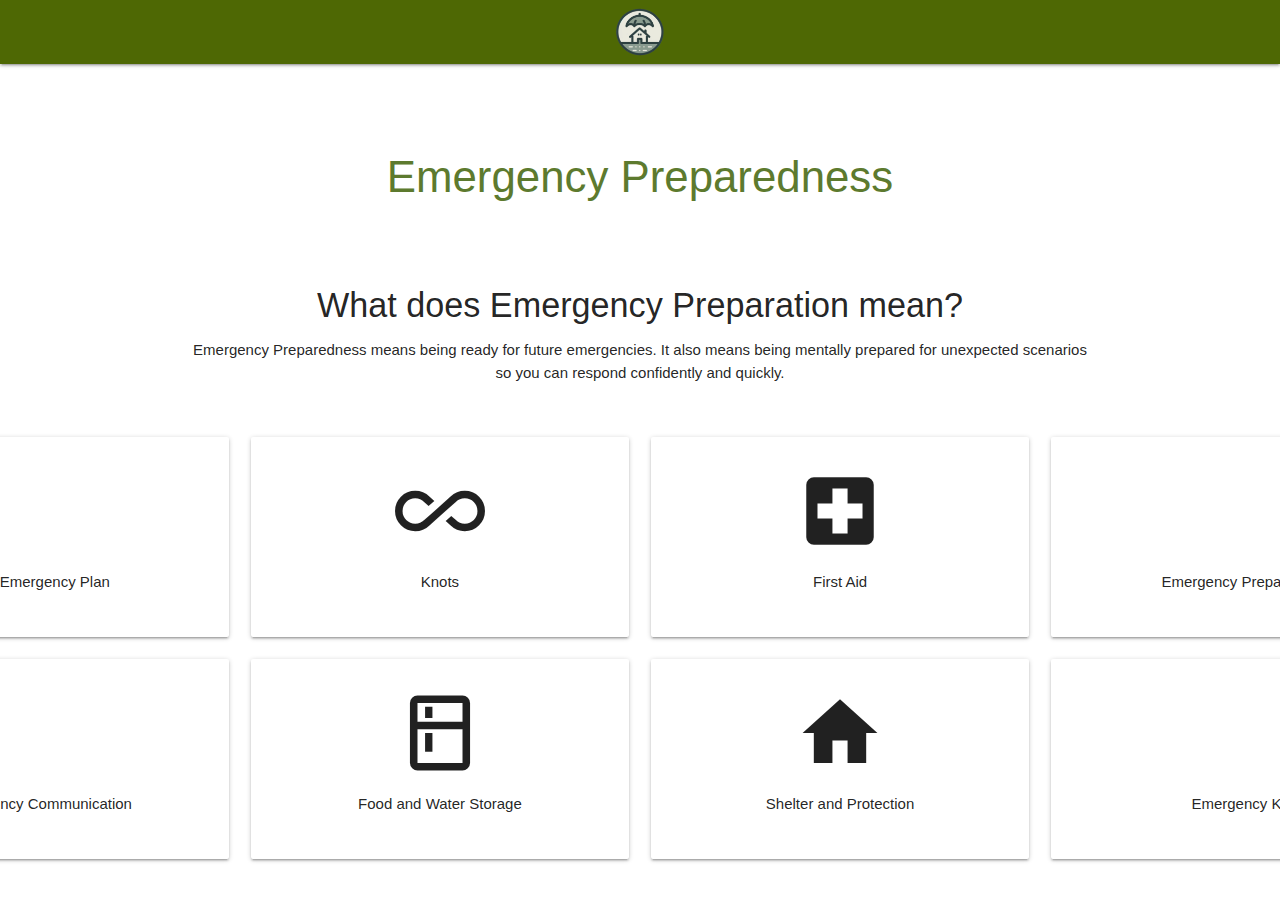
<file: index.html>
<!DOCTYPE html>
<html lang="en">

<head>
  <meta http-equiv="Content-Type" content="text/html; charset=UTF-8" />
  <meta name="viewport" content="width=device-width, initial-scale=1, maximum-scale=1.0" />
  <title>Emergency Preparation - Andrew Duffy</title>
  <link rel="icon" href="assets/Images/logo.png">

  <!-- CSS  -->
  <link href="https://fonts.googleapis.com/icon?family=Material+Icons" rel="stylesheet">
  <link href="css/materialize.css" type="text/css" rel="stylesheet" media="screen,projection" />
  <link href="main.css" type="text/css" rel="stylesheet" />
</head>

<body>
  <nav class="lighten-1" style="background-color: #4E6804ff !important;">
    <div class="col s12 m12 l12" style="height: 7px;"></div>
    <div class="container"><a id="logo-container" href="index.html" class="center brand-logo"><img
          src="assets/Images/logo.png" style="height: 50px;"></a>
    </div>
  </nav>
  <div class="section no-pad-bot" id="index-banner">
    <div class="container">
      <br><br>
      <h3 class="big-text header center" style="color: rgb(93, 122, 46);">Emergency Preparedness</h3>
      <br><br>
      <h4 class="center">What does Emergency Preparation mean?</h4>
      <p class="center light">Emergency Preparedness means being ready for future emergencies. It also means being
        mentally prepared for unexpected scenarios so you can respond confidently and quickly.</p>
    </div>
  </div>


  <div class="container">
    <div class="section">

    </div>
  </div>

  <div class="container" style="display: flex; align-items: center; justify-content: center;">
    <div class="row">
      <!-- Example of one box. Repeat this structure for more boxes -->
      <div class="col s12 m4 l3">
        <a href="Fire-Emergency-Plan.html" class="box-link">
          <div class="card-panel center-align">
            <i class="material-icons large">fire_extinguisher</i>
            <p>Fire Emergency Plan</p>
          </div>
        </a>
      </div>
      <div class="col s12 m4 l3">
        <a href="knots.html" class="box-link">
          <div class="card-panel center-align">
            <i class="material-icons large">all_inclusive</i>
            <p>Knots</p>
          </div>
        </a>
      </div>
      <div class="col s12 m4 l3">
        <a href="first-aid.html" class="box-link">
          <div class="card-panel center-align">
            <i class="material-icons large">local_hospital</i>
            <p>First Aid</p>
          </div>
        </a>
      </div>
      <div class="col s12 m4 l3">
        <a href="Emergency-Preparation.html" class="box-link">
          <div class="card-panel center-align">
            <i class="material-icons large">emergency</i>
            <p>Emergency Preparation</p>
          </div>
        </a>
      </div>
      <div class="col s12 m4 l3">
        <a href="Emergency-Communication.html" class="box-link">
          <div class="card-panel center-align">
            <i class="material-icons large">hub</i>
            <p>Emergency Communication</p>
          </div>
        </a>
      </div>
      <div class="col s12 m4 l3">
        <a href="Food-Water-Storage.html" class="box-link">
          <div class="card-panel center-align">
            <i class="material-icons large">kitchen</i>
            <p>Food and Water Storage</p>
          </div>
        </a>
      </div>
      <div class="col s12 m4 l3">
        <a href="Shelter-Protection.html" class="box-link">
          <div class="card-panel center-align">
            <i class="material-icons large">home</i>
            <p>Shelter and Protection</p>
          </div>
        </a>
      </div>
      <div class="col s12 m4 l3">
        <a href="Emergency-Kit.html" class="box-link">
          <div class="card-panel center-align">
            <i class="material-icons large">backpack</i>
            <p>Emergency Kit</p>
          </div>
        </a>
      </div>
    </div>
  </div>


  <!--  Scripts-->
  <script src="https://code.jquery.com/jquery-2.1.1.min.js"></script>
  <script src="js/materialize.js"></script>
  <script src="js/init.js"></script>

</body>

</html>
</file>
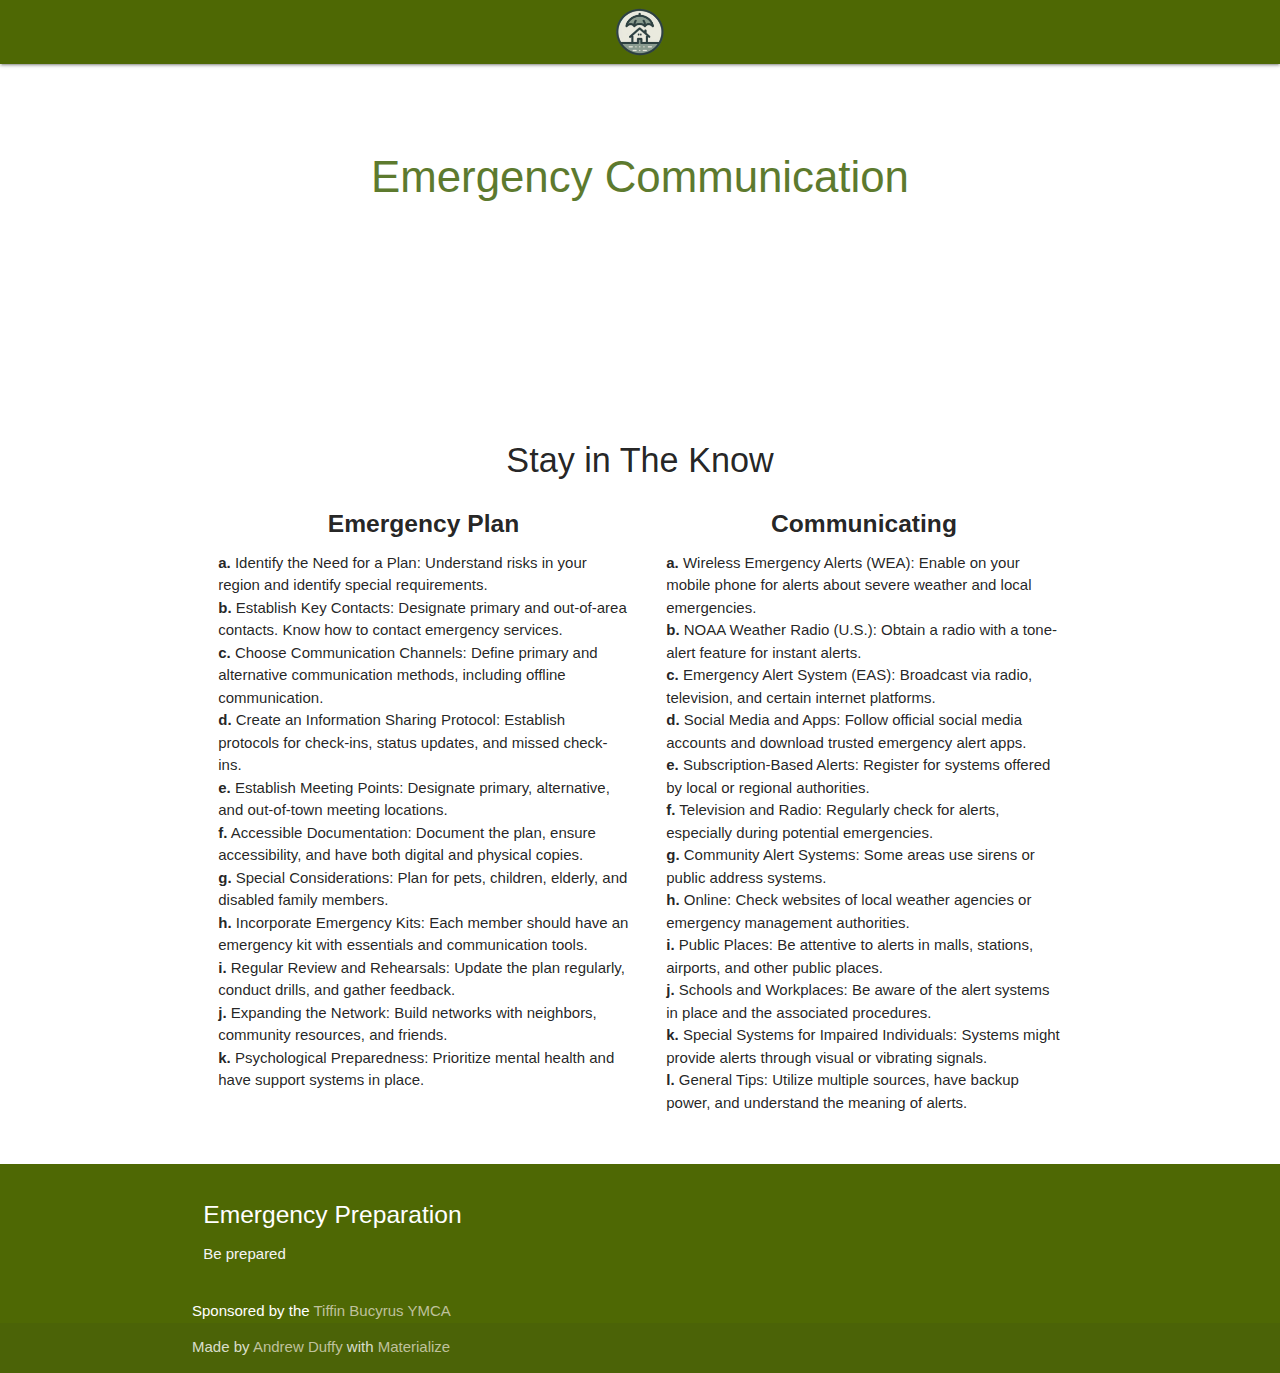
<file: Emergency-Communication.html>
<!DOCTYPE html>
<html lang="en">

<head>
    <meta charset="UTF-8">
    <meta name="viewport" content="width=device-width, initial-scale=1.0, maximum-scale=1.0">
    <title>Emergency Communication - Andrew Duffy</title>
    <link rel="icon" href="assets/Images/logo.png">

    <link href="https://fonts.googleapis.com/icon?family=Material+Icons" rel="stylesheet">
    <link rel="stylesheet" href="css/materialize.css" type="text/css" media="screen,projection">
    <link rel="stylesheet" href="css/style.css" type="text/css" media="screen,projection">
</head>

<body>
    <nav class="lighten-1" style="background-color: #4E6804ff !important;">
        <div class="col s12 m12 l12" style="height: 7px;"></div>
        <div class="container"><a id="logo-container" href="index.html" class="center brand-logo"><img
                    src="assets/Images/logo.png" style="height: 50px;"></a>
        </div>
    </nav>
    <div class="section no-pad-bot" id="index-banner">
        <div class="container">
            <br><br>
            <h3 class="header center" style="color: rgb(93, 122, 46);">Emergency Communication</h3>
            <div class="row center">
            </div>
            <div class="row center">
            </div>
            <br><br>

        </div>
    </div>

    <!-- Icon & Communication Sections -->
    <div class="container">
        <div class="section">
            <div class="row">
                <div class="icon-block">
                    <h2 class="center light-blue-text"><i class="material-icons"
                            style="color: #4E6804ff !important;">hub</i></h2>
                    <h4 class="center">Stay in The Know</h4>
                    <!-- Assuming 3 boxes in large screens, 2 in medium and 1 in small screens -->
                    <div class="col s12 m6 64">
                        <h5 class="center" id="emergency_communication"><b>Emergency Plan</b></h5>
                        <!-- Shortened content for brevity -->
                        <ul>
                            <li><b>a.</b> Identify the Need for a Plan: Understand risks in your region and identify
                                special requirements.</li>
                            <li><b>b.</b> Establish Key Contacts: Designate primary and out-of-area contacts. Know how
                                to contact emergency services.</li>
                            <li><b>c.</b> Choose Communication Channels: Define primary and alternative communication
                                methods, including offline communication.</li>
                            <li><b>d.</b> Create an Information Sharing Protocol: Establish protocols for check-ins,
                                status updates, and missed check-ins.</li>
                            <li><b>e.</b> Establish Meeting Points: Designate primary, alternative, and out-of-town
                                meeting locations.</li>
                            <li><b>f.</b> Accessible Documentation: Document the plan, ensure accessibility, and have
                                both digital and physical copies.</li>
                            <li><b>g.</b> Special Considerations: Plan for pets, children, elderly, and disabled family
                                members.</li>
                            <li><b>h.</b> Incorporate Emergency Kits: Each member should have an emergency kit with
                                essentials and communication tools.</li>
                            <li><b>i.</b> Regular Review and Rehearsals: Update the plan regularly, conduct drills, and
                                gather feedback.</li>
                            <li><b>j.</b> Expanding the Network: Build networks with neighbors, community resources, and
                                friends.</li>
                            <li><b>k.</b> Psychological Preparedness: Prioritize mental health and have support systems
                                in place.</li>
                        </ul>
                    </div>
                </div>

                <div class="col s12 m6 l6">
                    <div class="icon-block">
                        <h5 class="center" id="emergency_communication"><b>Communicating</b></h5>
                        <!-- Shortened content for brevity -->
                        <ul>
                            <li><b>a.</b> Wireless Emergency Alerts (WEA): Enable on your mobile phone for alerts about
                                severe weather and local emergencies.</li>
                            <li><b>b.</b> NOAA Weather Radio (U.S.): Obtain a radio with a tone-alert feature for
                                instant alerts.</li>
                            <li><b>c.</b> Emergency Alert System (EAS): Broadcast via radio, television, and certain
                                internet platforms.</li>
                            <li><b>d.</b> Social Media and Apps: Follow official social media accounts and download
                                trusted emergency alert apps.</li>
                            <li><b>e.</b> Subscription-Based Alerts: Register for systems offered by local or regional
                                authorities.</li>
                            <li><b>f.</b> Television and Radio: Regularly check for alerts, especially during potential
                                emergencies.</li>
                            <li><b>g.</b> Community Alert Systems: Some areas use sirens or public address systems.</li>
                            <li><b>h.</b> Online: Check websites of local weather agencies or emergency management
                                authorities.</li>
                            <li><b>i.</b> Public Places: Be attentive to alerts in malls, stations, airports, and other
                                public places.</li>
                            <li><b>j.</b> Schools and Workplaces: Be aware of the alert systems in place and the
                                associated procedures.</li>
                            <li><b>k.</b> Special Systems for Impaired Individuals: Systems might provide alerts through
                                visual or vibrating signals.</li>
                            <li><b>l.</b> General Tips: Utilize multiple sources, have backup power, and understand the
                                meaning of alerts.</li>
                        </ul>
                    </div>
                </div>
            </div>
        </div>
    </div>

    <!-- Footer -->
    <footer class="page-footer" style="background-color: #4E6804ff;">
        <div class="container">
            <div class="row">
                <div class="col l6 s12">
                    <h5 class="white-text">Emergency Preparation</h5>
                    <p class="grey-text text-lighten-4">Be prepared</p>


                </div>

            </div>
        </div>
        <div class="container">Sponsored by the <a class="text-lighten-3" style="color: #BFC19Cff;"
            href="https://www.bucyrustiffinymca.org/" target="_blank">Tiffin Bucyrus YMCA</a></div>
        <div class="footer-copyright">
            <div class="container">
                Made by <a class="text-lighten-3" href="https://github.com/AndrewDuffyJr" target="_blank"
                    style="color: #BFC19Cff;">Andrew Duffy</a> with <a class="text-lighten-3" style="color: #BFC19Cff;"
                    href="https://materializecss.com/" target="_blank">Materialize</a>
            </div>
        </div>
    </footer>
    <!-- Scripts -->
    <script src="https://code.jquery.com/jquery-2.1.1.min.js"></script>
    <script src="js/materialize.js"></script>
    <script src="js/init.js"></script>
</body>

</html>
</file>
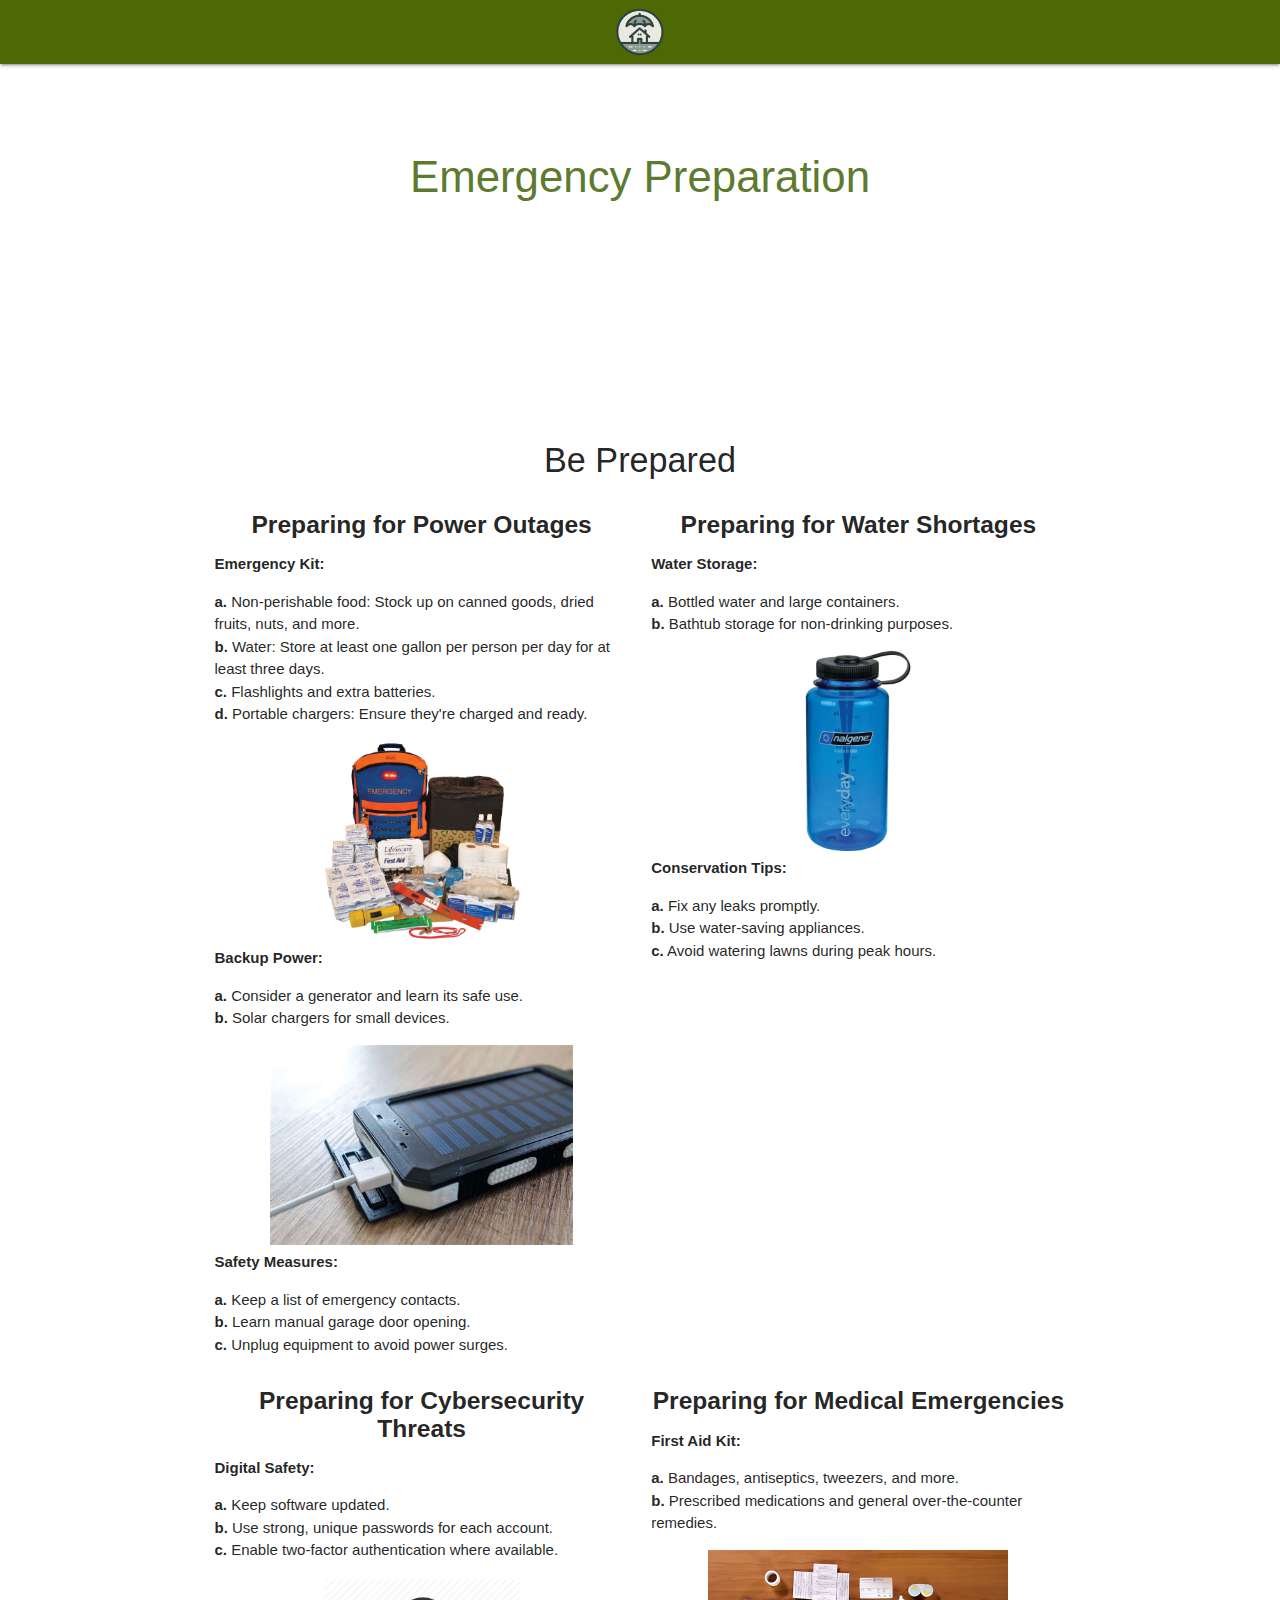
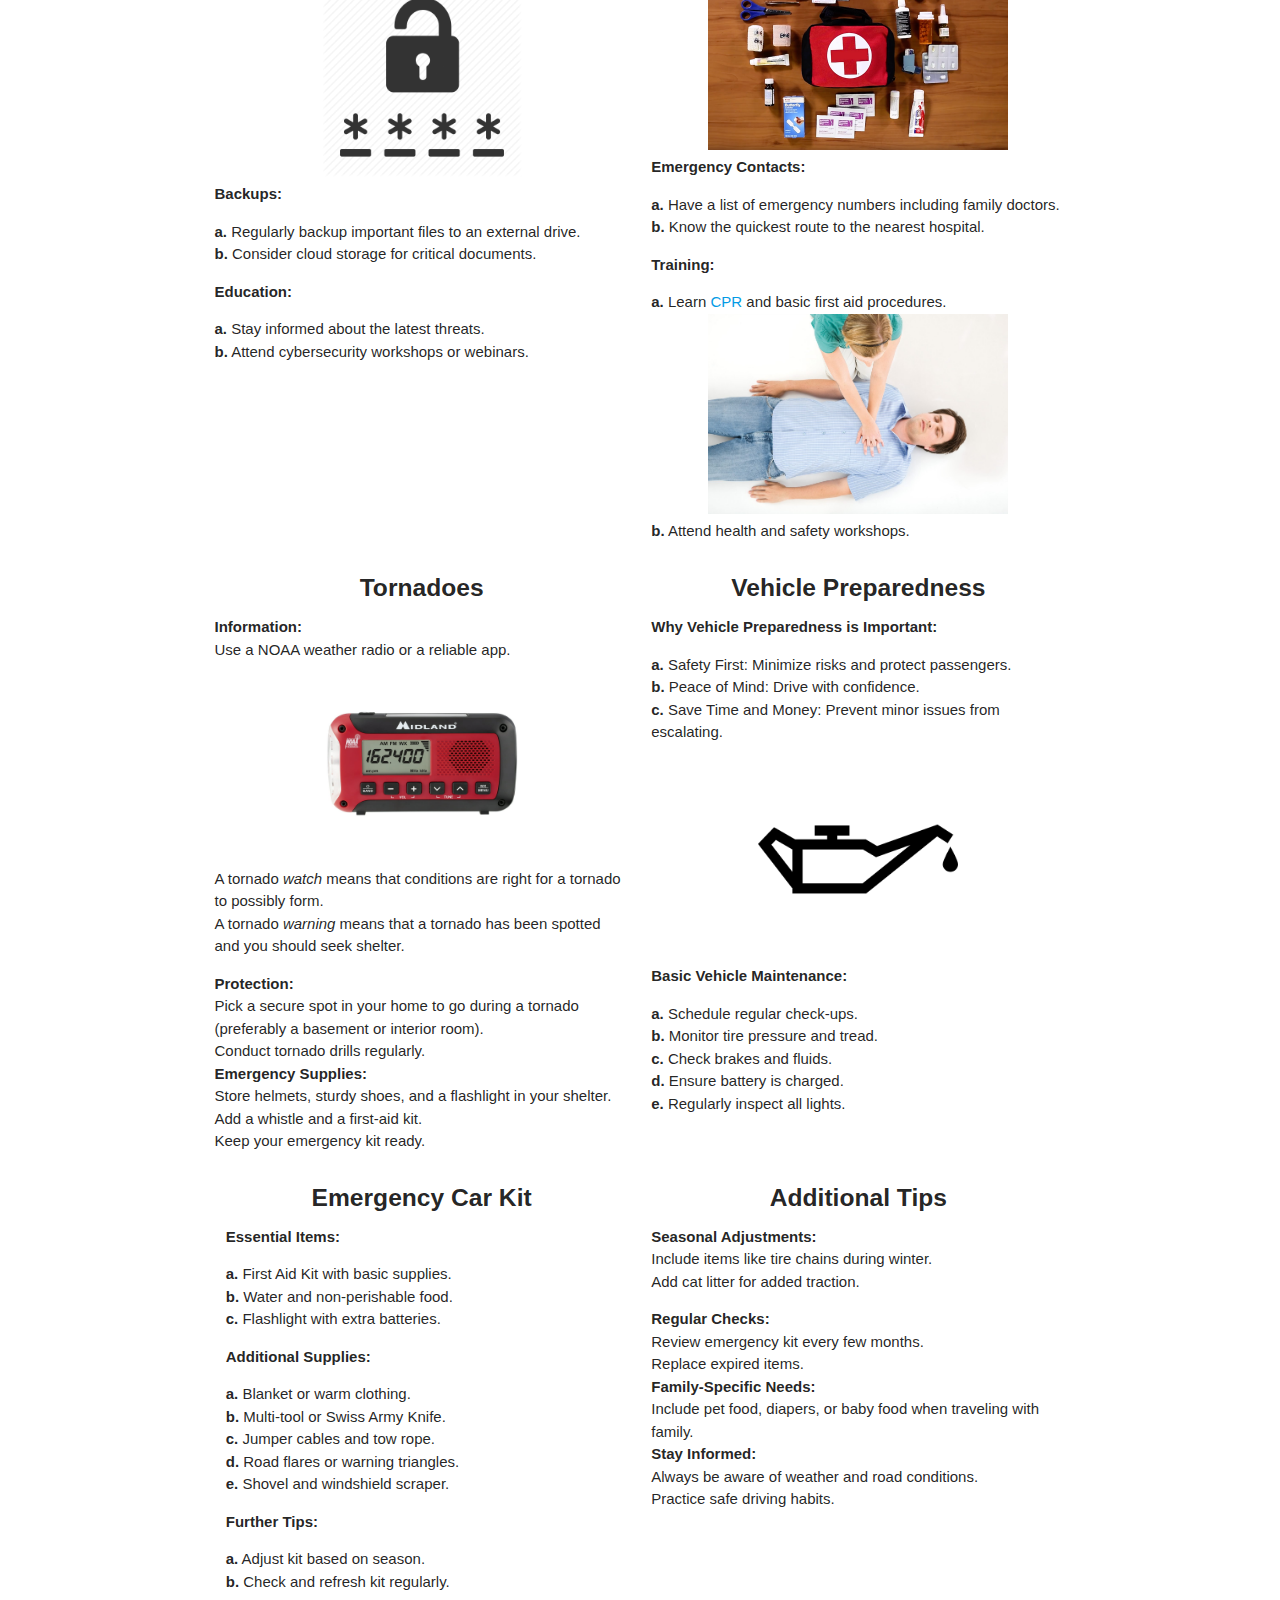
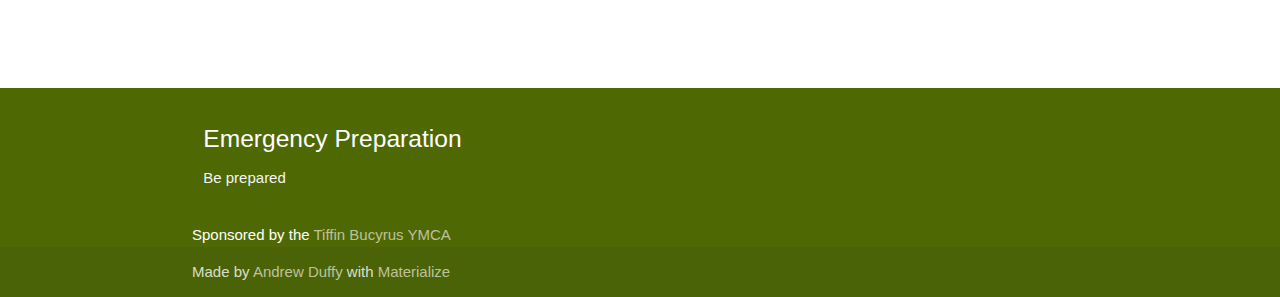
<file: Emergency-Preparation.html>
<!DOCTYPE html>
<html lang="en">

<head>
    <meta http-equiv="Content-Type" content="text/html; charset=UTF-8" />
    <meta name="viewport" content="width=device-width, initial-scale=1, maximum-scale=1.0" />
    <title>Emergency Preparation - Andrew Duffy</title>
    <link rel="icon" href="assets/Images/logo.png">

    <!-- CSS  -->
    <link href="https://fonts.googleapis.com/icon?family=Material+Icons" rel="stylesheet">
    <link href="css/materialize.css" type="text/css" rel="stylesheet" media="screen,projection" />
    <link href="main.css" type="text/css" rel="stylesheet" />
</head>


<body>
    <nav class="lighten-1" style="background-color: #4E6804ff !important;">
        <div class="col s12 m12 l12" style="height: 7px;"></div>
        <div class="container"><a id="logo-container" href="index.html" class="center brand-logo"><img
                    src="assets/Images/logo.png" style="height: 50px;"></a>
        </div>
    </nav>
    <div class="section no-pad-bot" id="index-banner">
        <div class="container">
            <br><br>
            <h3 class="header center" style="color: rgb(93, 122, 46);">Emergency Preparation</h3>
            <div class="row center">
            </div>
            <div class="row center">
            </div>
            <br><br>

        </div>
    </div>

    <div class="container">
        <div class="section">

            <!--   Icon Section   -->
            <div class="row">

                <div class="col s12 m12">
                    <div class="icon-block">
                        <h2 class="center"><i class="material-icons"
                                style="color: #4E6804ff !important;font-size: 3.56rem !important;">emergency</i>
                        </h2>
                        <h4 class="center">Be Prepared</h4>

                        <p class="center light"></p>
                    </div>
                </div>
                <!-- Preparing for Power Outages Section -->
                <div class="col s12 m12 l12">
                    <div class="col s12 m6">
                        <h5 class="center"><b>Preparing for Power Outages</b></h5>

                        <p><b>Emergency Kit:</b></p>
                        <ul>
                            <li><b>a.</b> Non-perishable food: Stock up on canned goods, dried fruits, nuts, and
                                more.</li>
                            <li><b>b.</b> Water: Store at least one gallon per person per day for at least three
                                days.</li>
                            <li><b>c.</b> Flashlights and extra batteries.</li>
                            <li><b>d.</b> Portable chargers: Ensure they're charged and ready.</li>
                        </ul>

                        <div class="col s12 m12 l12 center"><img
                                src="assets/Images/Emergency-Preparation/Emergency-Kit.jpg" style="height: 200px;">
                        </div>
                        <p><b>Backup Power:</b></p>
                        <ul>
                            <li><b>a.</b> Consider a generator and learn its safe use.</li>
                            <li><b>b.</b> Solar chargers for small devices.</li>
                        </ul>
                        <div class="col s12 m12 l12 center"><img
                                src="assets/Images/Emergency-Preparation/Solar-Charger.jpg" style="height: 200px;">
                        </div>
                        <p><b>Safety Measures:</b></p>
                        <ul>
                            <li><b>a.</b> Keep a list of emergency contacts.</li>
                            <li><b>b.</b> Learn manual garage door opening.</li>
                            <li><b>c.</b> Unplug equipment to avoid power surges.</li>
                        </ul>
                    </div>

                    <!-- Preparing for Water Shortages Section -->
                    <div class="col s12 m6">
                        <h5 class="center"><b>Preparing for Water Shortages</b></h5>

                        <p><b>Water Storage:</b></p>
                        <ul>
                            <li><b>a.</b> Bottled water and large containers.</li>
                            <li><b>b.</b> Bathtub storage for non-drinking purposes.</li>
                        </ul>
                        <div class="col s12 m12 l12 center"><img
                                src="assets/Images/Emergency-Preparation/Water Bottle.jpg" style="height: 200px;"></div>
                        <p><b>Conservation Tips:</b></p>
                        <ul>
                            <li><b>a.</b> Fix any leaks promptly.</li>
                            <li><b>b.</b> Use water-saving appliances.</li>
                            <li><b>c.</b> Avoid watering lawns during peak hours.</li>
                        </ul>
                    </div>

                </div>
                <!-- Preparing for Cybersecurity Threats Section -->
                <div class="col s12 m12 l12">
                    <div class="col s12 m6">
                        <h5 class="center"><b>Preparing for Cybersecurity Threats</b></h5>

                        <p><b>Digital Safety:</b></p>
                        <ul>
                            <li><b>a.</b> Keep software updated.</li>
                            <li><b>b.</b> Use strong, unique passwords for each account.</li>
                            <li><b>c.</b> Enable two-factor authentication where available.</li>
                        </ul>
                        <div class="col s12 m12 l12 center"><img
                                src="assets/Images/Emergency-Preparation/password-icon.jpg" style="height: 200px;">
                        </div>
                        <p><b>Backups:</b></p>
                        <ul>
                            <li><b>a.</b> Regularly backup important files to an external drive.</li>
                            <li><b>b.</b> Consider cloud storage for critical documents.</li>
                        </ul>

                        <p><b>Education:</b></p>
                        <ul>
                            <li><b>a.</b> Stay informed about the latest threats.</li>
                            <li><b>b.</b> Attend cybersecurity workshops or webinars.</li>
                        </ul>
                    </div>

                    <!-- Preparing for Medical Emergencies Section -->
                    <div class="col s12 m6">
                        <h5 class="center"><b>Preparing for Medical Emergencies</b></h5>

                        <p><b>First Aid Kit:</b></p>
                        <ul>
                            <li><b>a.</b> Bandages, antiseptics, tweezers, and more.</li>
                            <li><b>b.</b> Prescribed medications and general over-the-counter remedies.</li>
                        </ul>
                        <div class="col s12 m12 l12 center"><img
                                src="assets/Images/Emergency-Preparation/First-Aid-Kit.jpg" style="height: 200px;">
                        </div>
                        <p><b>Emergency Contacts:</b></p>
                        <ul>
                            <li><b>a.</b> Have a list of emergency numbers including family doctors.</li>
                            <li><b>b.</b> Know the quickest route to the nearest hospital.</li>
                        </ul>

                        <p><b>Training:</b></p>
                        <ul>
                            <li><b>a.</b> Learn <a href="first-aid.html#heart_stroke">CPR</a> and basic first aid
                                procedures.</li>
                            <div class="col s12 m12 l12 center"><img src="assets/Images/Emergency-Preparation/CPR.jpg"
                                    style="height: 200px;"></div>
                            <li><b>b.</b> Attend health and safety workshops.</li>
                        </ul>
                    </div>
                </div>
                <div class="col s12 m12 l12">
                    <!-- Tornadoes Section -->
                    <div class="col s12 m6 l6">
                        <div class="icon-block">
                            <h5 class="center" id="tornadoes"><b>Tornadoes</b></h5>
                            <ul>
                                <li><b>Information:</b></li>
                                <ul>
                                    <li>Use a NOAA weather radio or a reliable app.</li>
                                    <div class="col s12 m12 l12 center"><img
                                            src="assets/Images/Emergency-Preparation/Radio.jpg" style="height: 200px;">
                                    </div>
                                    <li>A tornado <i>watch</i> means that conditions are right for a tornado to possibly
                                        form.</li>
                                    <li>A tornado <i>warning</i> means that a tornado has been spotted and you should
                                        seek shelter.</li>
                                </ul>
                            </ul>
                            <ul>
                                <li><b>Protection:</b></li>
                                <ul>
                                    <li>Pick a secure spot in your home to go during a tornado (preferably a basement or
                                        interior room).</li>
                                    <li>Conduct tornado drills regularly.</li>
                                </ul>
                                <li><b>Emergency Supplies:</b></li>
                                <ul>
                                    <li>Store helmets, sturdy shoes, and a flashlight in your shelter.</li>
                                    <li>Add a whistle and a first-aid kit.</li>
                                    <li>Keep your emergency kit ready.</li>
                                </ul>
                            </ul>
                        </div>



                    </div>
                    <!-- Vehicle Preparedness Section -->
                    <div class="col s12 m6 l6">
                        <h5 class="center"><b>Vehicle Preparedness</b></h5>

                        <p><b>Why Vehicle Preparedness is Important:</b></p>
                        <ul>
                            <li><b>a.</b> Safety First: Minimize risks and protect passengers.</li>
                            <li><b>b.</b> Peace of Mind: Drive with confidence.</li>
                            <li><b>c.</b> Save Time and Money: Prevent minor issues from escalating.</li>
                        </ul>
                        <div class="col s12 m12 l12 center"><img src="assets/Images/Emergency-Preparation/Check-oil.png"
                                style="height: 200px;">
                        </div>
                        <p><b>Basic Vehicle Maintenance:</b></p>
                        <ul>
                            <li><b>a.</b> Schedule regular check-ups.</li>
                            <li><b>b.</b> Monitor tire pressure and tread.</li>
                            <li><b>c.</b> Check brakes and fluids.</li>
                            <li><b>d.</b> Ensure battery is charged.</li>
                            <li><b>e.</b> Regularly inspect all lights.</li>
                        </ul>
                    </div>
                </div>
                <div class="col s12 m12 l12">
                    <div class="col s12 m6 l6">
                        <!-- Emergency Car Kit Section -->
                        <div class="col s12 m12 l12">
                            <h5 class="center"><b>Emergency Car Kit</b></h5>

                            <p><b>Essential Items:</b></p>
                            <ul>
                                <li><b>a.</b> First Aid Kit with basic supplies.</li>
                                <li><b>b.</b> Water and non-perishable food.</li>
                                <li><b>c.</b> Flashlight with extra batteries.</li>
                            </ul>
                            <p><b>Additional Supplies:</b></p>
                            <ul>
                                <li><b>a.</b> Blanket or warm clothing.</li>
                                <li><b>b.</b> Multi-tool or Swiss Army Knife.</li>
                                <li><b>c.</b> Jumper cables and tow rope.</li>
                                <li><b>d.</b> Road flares or warning triangles.</li>
                                <li><b>e.</b> Shovel and windshield scraper.</li>
                            </ul>

                            <p><b>Further Tips:</b></p>
                            <ul>
                                <li><b>a.</b> Adjust kit based on season.</li>
                                <li><b>b.</b> Check and refresh kit regularly.</li>
                            </ul>
                        </div>
                    </div>

                    <!-- Additional Tips Section -->
                    <div class="col s12 m6 l6">
                        <div class="icon-block">
                            <h5 class="center" id="additional-tips"><b>Additional Tips</b></h5>
                            <ul>
                                <li><b>Seasonal Adjustments:</b></li>
                                <ul>
                                    <li>Include items like tire chains during winter.</li>
                                    <li>Add cat litter for added traction.</li>
                                </ul>
                            </ul>
                            <ul>
                                <li><b>Regular Checks:</b></li>
                                <ul>
                                    <li>Review emergency kit every few months.</li>
                                    <li>Replace expired items.</li>
                                </ul>
                                <li><b>Family-Specific Needs:</b></li>
                                <ul>
                                    <li>Include pet food, diapers, or baby food when traveling with family.</li>
                                </ul>
                                <li><b>Stay Informed:</b></li>
                                <ul>
                                    <li>Always be aware of weather and road conditions.</li>
                                    <li>Practice safe driving habits.</li>
                                </ul>
                            </ul>
                        </div>
                    </div>
                </div>


            </div>

        </div>
        <br><br>
    </div>
    <footer class="page-footer" style="background-color: #4E6804ff;">
        <div class="container">
            <div class="row">
                <div class="col l6 s12">
                    <h5 class="white-text">Emergency Preparation</h5>
                    <p class="grey-text text-lighten-4">Be prepared</p>


                </div>

            </div>
        </div>
        <div class="container">Sponsored by the <a class="text-lighten-3" style="color: #BFC19Cff;"
            href="https://www.bucyrustiffinymca.org/" target="_blank">Tiffin Bucyrus YMCA</a></div>
        <div class="footer-copyright">
            <div class="container">
                Made by <a class="text-lighten-3" href="https://github.com/AndrewDuffyJr" target="_blank"
                    style="color: #BFC19Cff;">Andrew Duffy</a> with <a class="text-lighten-3" style="color: #BFC19Cff;"
                    href="https://materializecss.com/" target="_blank">Materialize</a>
            </div>
        </div>
    </footer>


    <!--  Scripts-->
    <script src="https://code.jquery.com/jquery-2.1.1.min.js"></script>
    <script src="js/materialize.js"></script>
    <script src="js/init.js"></script>

</body>

</html>
</file>
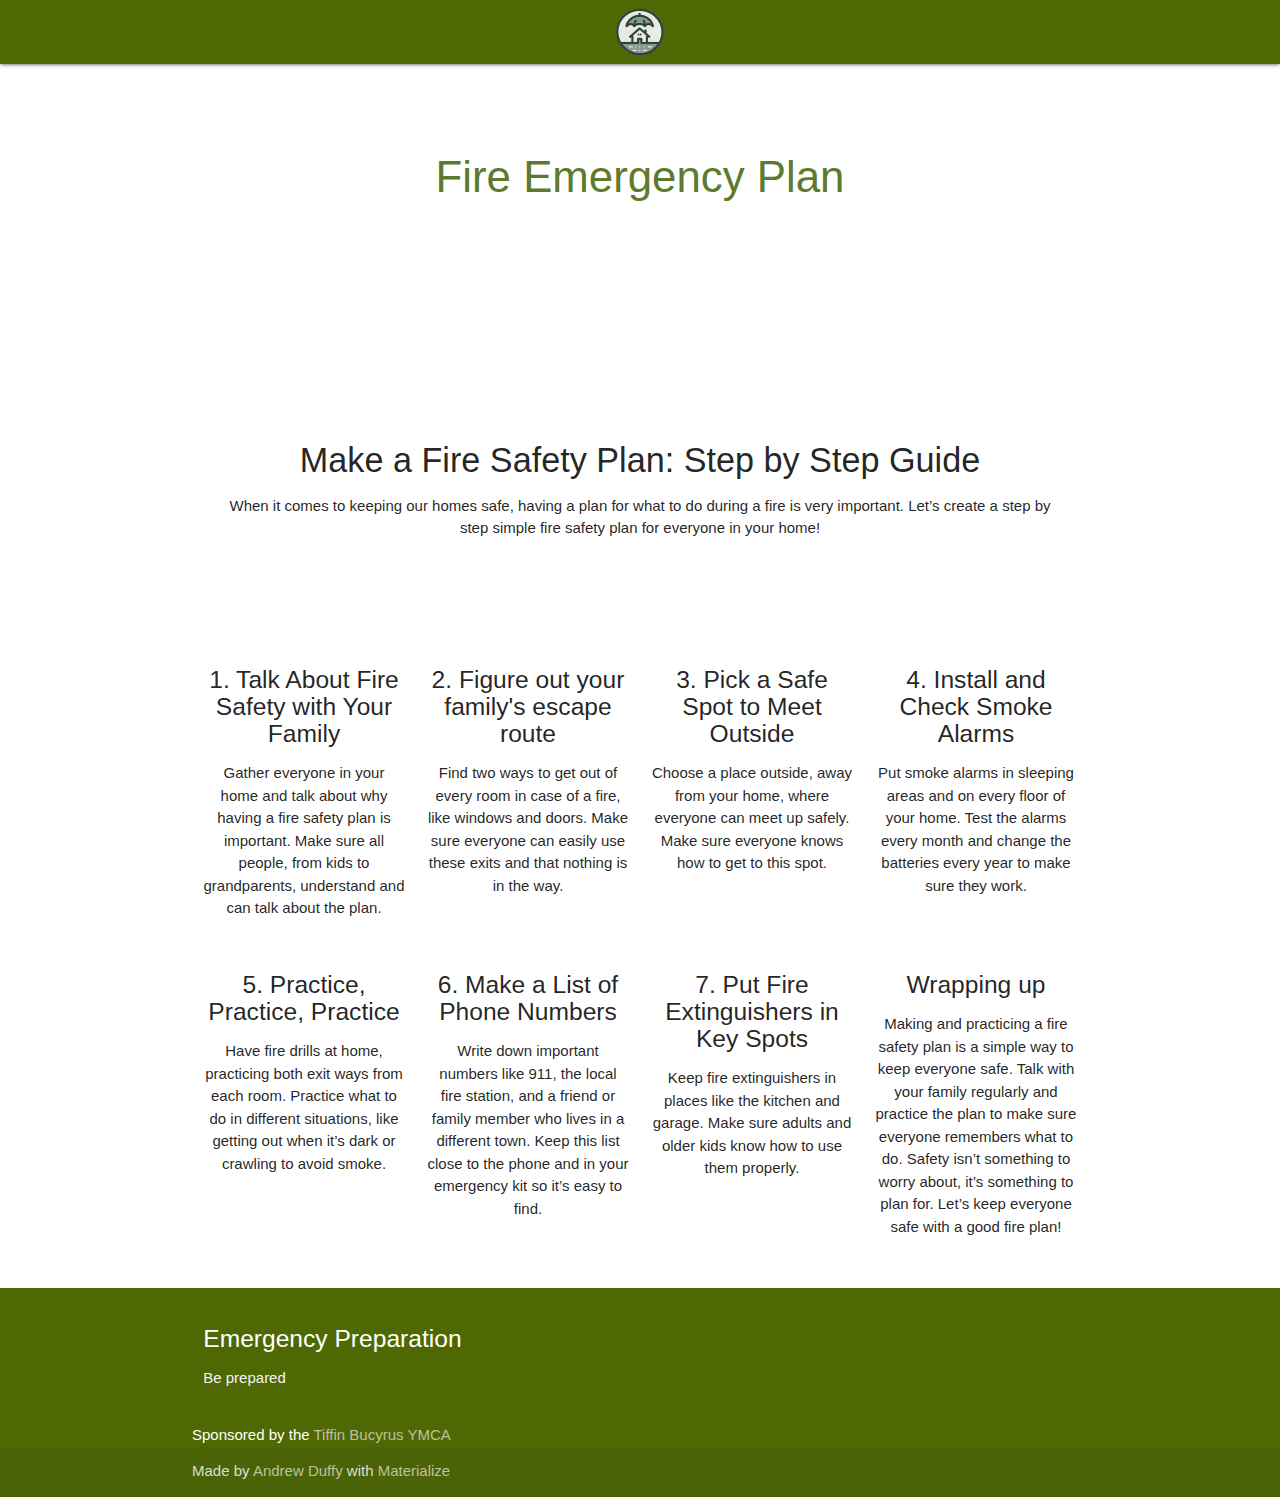
<file: Fire-Emergency-Plan.html>
<!DOCTYPE html>
<html lang="en">

<head>
  <meta http-equiv="Content-Type" content="text/html; charset=UTF-8" />
  <meta name="viewport" content="width=device-width, initial-scale=1, maximum-scale=1.0" />
  <title>Fire Emergency Plan - Andrew Duffy</title>
  <link rel="icon" href="assets/Images/logo.png">

  <!-- CSS  -->
  <link href="https://fonts.googleapis.com/icon?family=Material+Icons" rel="stylesheet">
  <link href="css/materialize.css" type="text/css" rel="stylesheet" media="screen,projection" />
  <link href="css/style.css" type="text/css" rel="stylesheet" media="screen,projection" />
</head>

<body>
  <nav class="lighten-1" style="background-color: #4E6804ff !important;">
    <div class="col s12 m12 l12" style="height: 7px;"></div>
    <div class="container"><a id="logo-container" href="index.html" class="center brand-logo"><img
          src="assets/Images/logo.png" style="height: 50px;"></a>
    </div>
  </nav>
  <div class="section no-pad-bot" id="index-banner">
    <div class="container">
      <br><br>
      <h3 class="header center" style="color: rgb(93, 122, 46);">Fire Emergency Plan</h3>
      <div class="row center">
      </div>
      <div class="row center">
      </div>
      <br><br>

    </div>
  </div>


  <div class="container">
    <div class="section">

      <!--   Icon Section   -->
      <div class="row">
        <div class="col s12 m12">
          <div class="icon-block">
            <h2 class="center"><i class="material-icons" style="color: #4E6804ff !important;">fire_extinguisher</i></h2>
            <h4 class="center">Make a Fire Safety Plan: Step by Step Guide</h4>

            <p class="center light">When it comes to keeping our homes safe, having a plan for what to do during a
              fire is very important. Let’s create a step by step simple fire safety plan for everyone in your home!
            </p>
          </div>
        </div>

      </div>

    </div>
    <br><br>
  </div>

  <div class="container">
    <div class="section">
      <div class="row">
        <div class="col s12 m6 l3">
          <h5 class="center">1. Talk About Fire Safety with Your Family</h5>
          <p class="center light">Gather everyone in your home and talk about why having a fire safety plan is
            important.
            Make sure all people, from kids to grandparents, understand and can talk about the plan.
          </p>
        </div>
        <div class="col s12 m6 l3">
          <h5 class="center">2. Figure out your family's escape route</h5>
          <p class="center light">Find two ways to get out of every room in case of a fire, like windows and doors.
            Make sure everyone can easily use these exits and that nothing is in the way.</p>
        </div>
        <div class="col s12 m6 l3">
          <h5 class="center">3. Pick a Safe Spot to Meet Outside</h5>
          <p class="center light">Choose a place outside, away from your home, where everyone can meet up safely.
            Make sure everyone knows how to get to this spot.</p>
        </div>
        <div class="col s12 m6 l3">
          <h5 class="center">4. Install and Check Smoke Alarms</h5>
          <p class="center light">Put smoke alarms in sleeping areas and on every floor of your home.
            Test the alarms every month and change the batteries every year to make sure they work.</p>
        </div>
      </div>
      <div class="row">
        <div class="col s12 m6 l3">
          <h5 class="center">5. Practice, Practice, Practice</h5>
          <p class="center light">Have fire drills at home, practicing both exit ways from each room.
            Practice what to do in different situations, like getting out when it’s dark or crawling to avoid smoke.</p>
        </div>
        <div class="col s12 m6 l3">
          <h5 class="center">6. Make a List of Phone Numbers</h5>
          <p class="center light">Write down important numbers like 911, the local fire station, and a friend or family
            member who lives in a different town.
            Keep this list close to the phone and in your emergency kit so it’s easy to find.</p>
        </div>
        <div class="col s12 m6 l3">
          <h5 class="center">7. Put Fire Extinguishers in Key Spots</h5>
          <p class="center light">Keep fire extinguishers in places like the kitchen and garage.
            Make sure adults and older kids know how to use them properly.</p>
        </div>
        <div class="col s12 m6 l3">
          <h5 class="center">Wrapping up
          </h5>
          <p class="center light">Making and practicing a fire safety plan is a simple way to keep everyone safe. Talk
            with your family regularly and practice the plan to make sure everyone remembers what to do. Safety isn’t
            something to worry about, it’s something to plan for. Let’s keep everyone safe with a good fire plan!</p>
        </div>
      </div>
    </div>
  </div>
  <footer class="page-footer" style="background-color: #4E6804ff;">
    <div class="container">
      <div class="row">
        <div class="col l6 s12">
          <h5 class="white-text">Emergency Preparation</h5>
          <p class="grey-text text-lighten-4">Be prepared</p>


        </div>

      </div>
    </div>
    <div class="container">Sponsored by the <a class="text-lighten-3" style="color: #BFC19Cff;"
      href="https://www.bucyrustiffinymca.org/" target="_blank">Tiffin Bucyrus YMCA</a></div>
    <div class="footer-copyright">
      <div class="container">
        Made by <a class="text-lighten-3" href="https://github.com/AndrewDuffyJr" target="_blank"
          style="color: #BFC19Cff;">Andrew Duffy</a> with <a class="text-lighten-3" style="color: #BFC19Cff;"
          href="https://materializecss.com/" target="_blank">Materialize</a>
      </div>
    </div>
  </footer>


  <!--  Scripts-->
  <script src="https://code.jquery.com/jquery-2.1.1.min.js"></script>
  <script src="js/materialize.js"></script>
  <script src="js/init.js"></script>

</body>

</html>
</file>
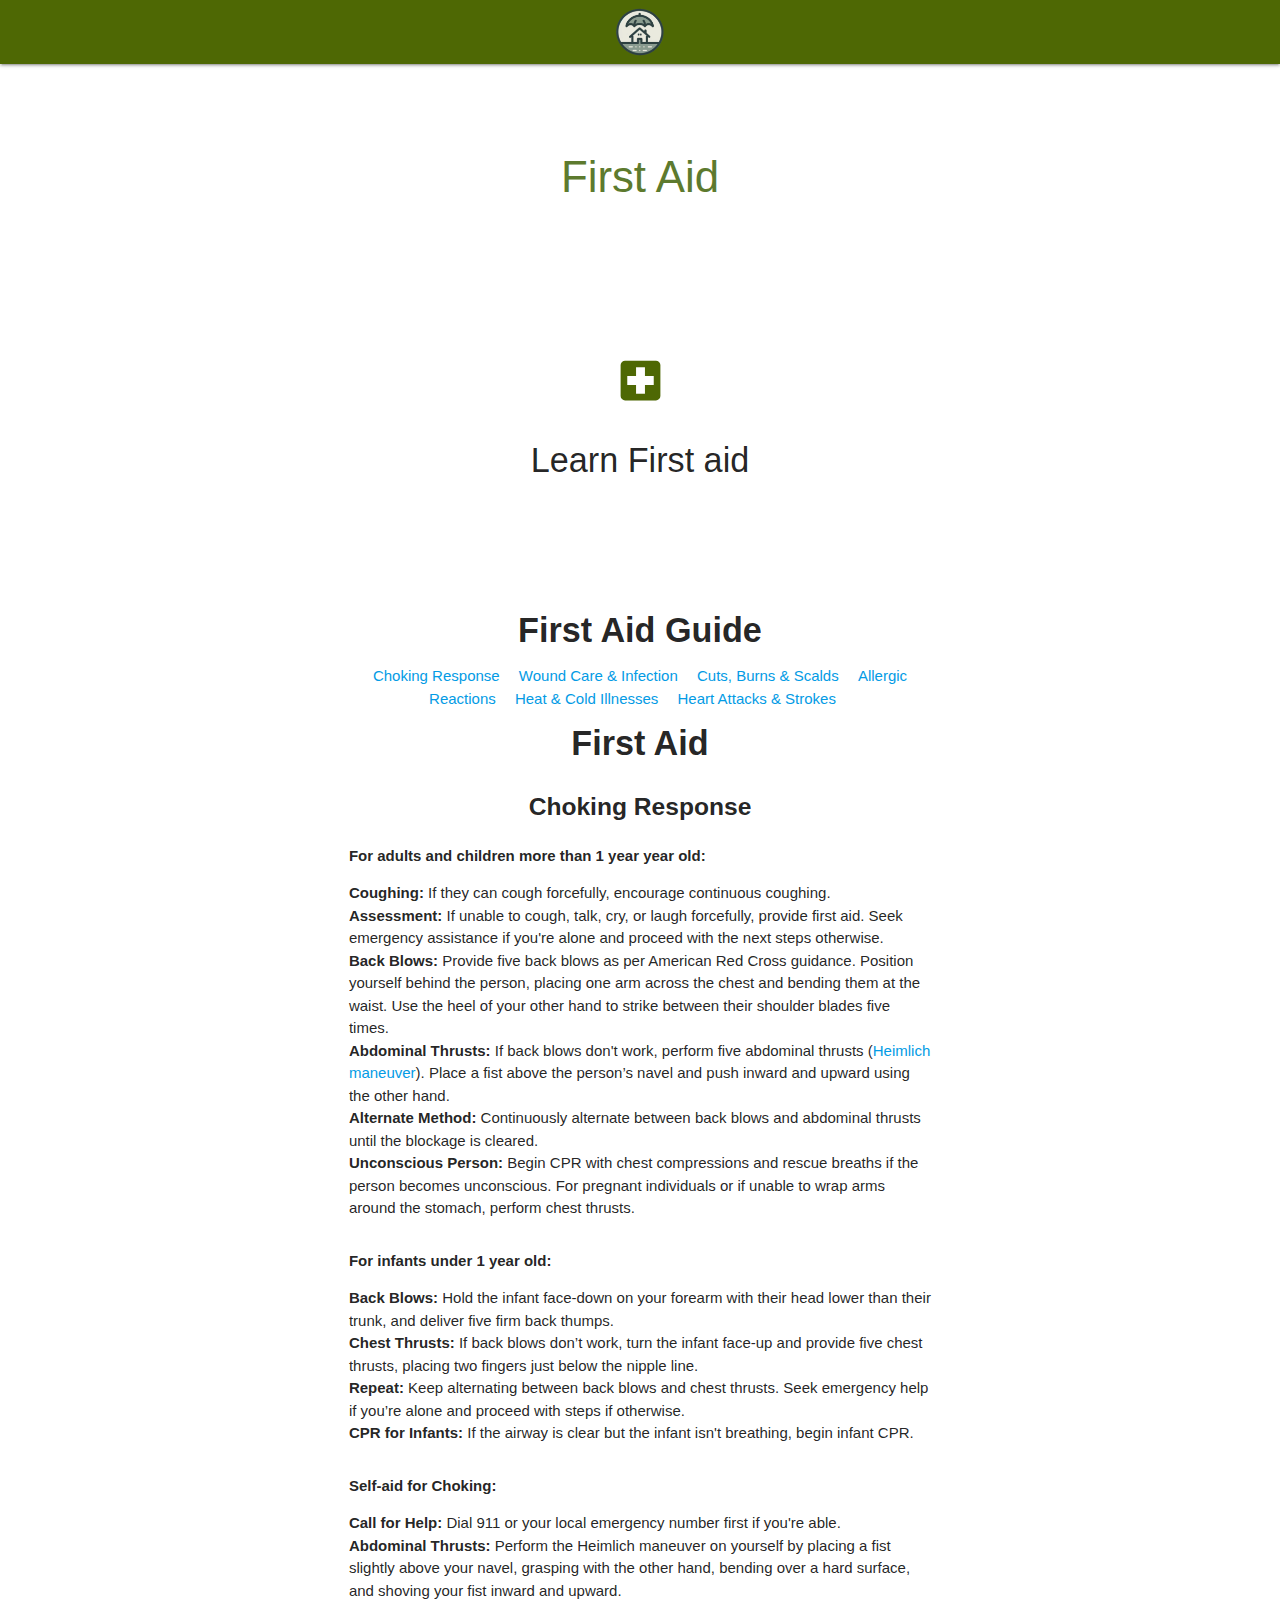
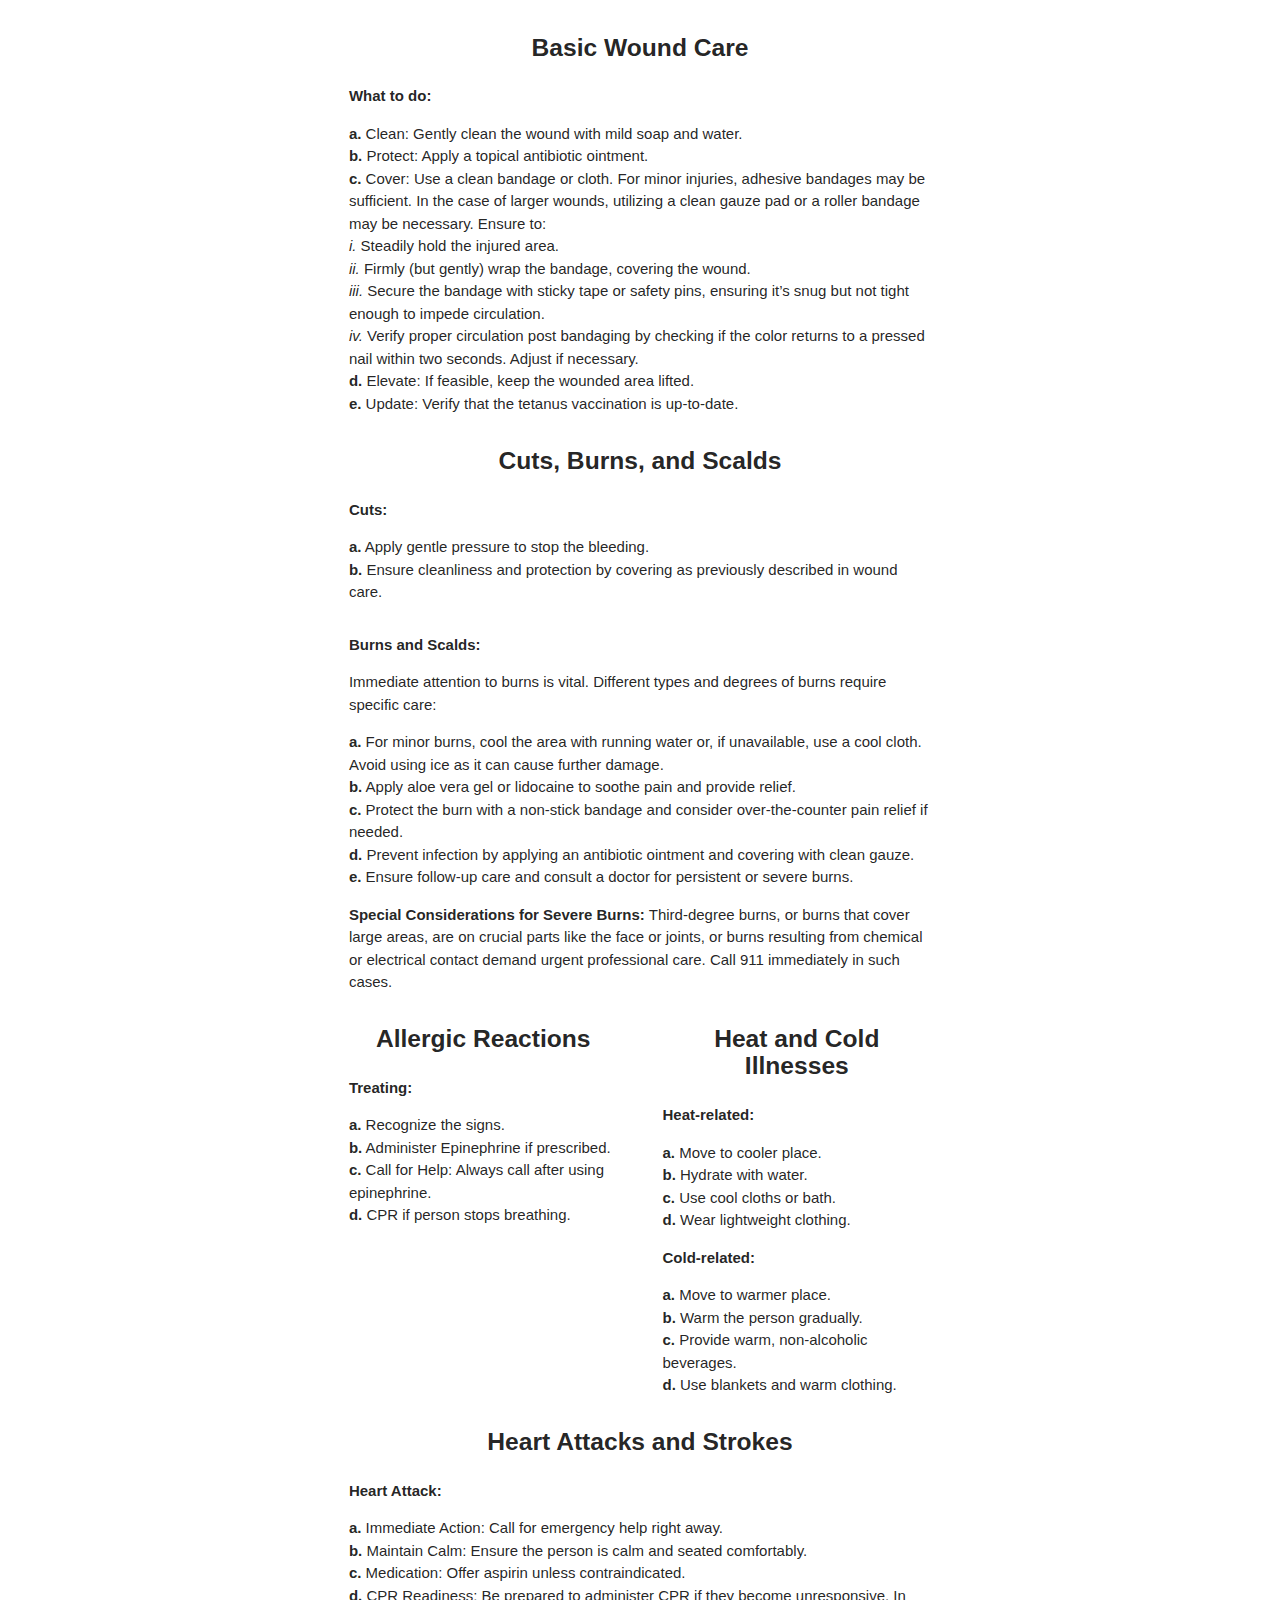
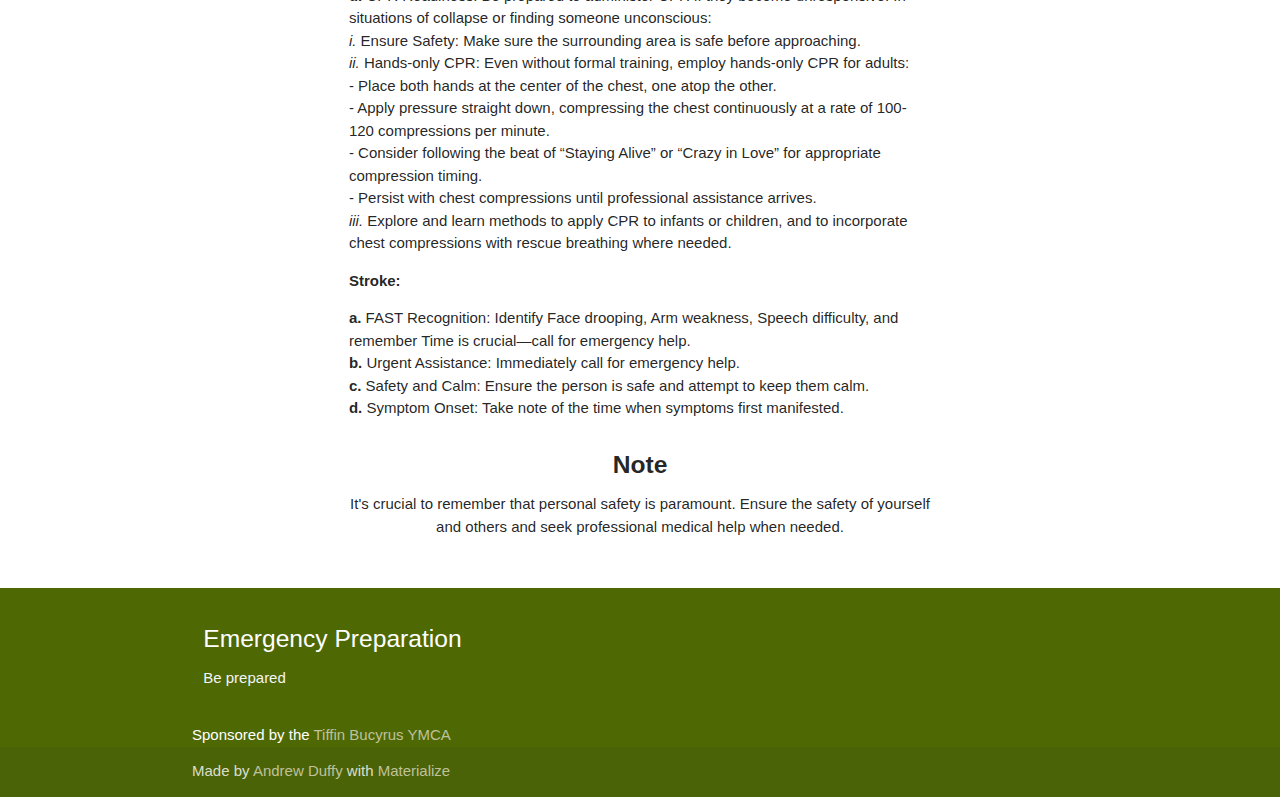
<file: first-aid.html>
<!DOCTYPE html>
<html lang="en">

<head>
    <meta http-equiv="Content-Type" content="text/html; charset=UTF-8" />
    <meta name="viewport" content="width=device-width, initial-scale=1, maximum-scale=1.0" />
    <title>First Aid - Andrew Duffy</title>
    <link rel="icon" href="assets/Images/logo.png">

    <!-- CSS  -->
    <link href="https://fonts.googleapis.com/icon?family=Material+Icons" rel="stylesheet">
    <link href="css/materialize.css" type="text/css" rel="stylesheet" media="screen,projection" />
    <link href="css/style.css" type="text/css" rel="stylesheet" media="screen,projection" />
</head>

<body>
    <nav class="lighten-1" style="background-color: #4E6804ff !important;">
        <div class="col s12 m12 l12" style="height: 7px;"></div>
        <div class="container"><a id="logo-container" href="index.html" class="center brand-logo"><img
                    src="assets/Images/logo.png" style="height: 50px;"></a>
        </div>
    </nav>
    <div class="section no-pad-bot" id="index-banner">
        <div class="container">
            <br><br>
            <h3 class="center header center" style="color: rgb(93, 122, 46);">First Aid</h3>
            <div class="row center">
            </div>
            <div class="row center">
            </div>
            <br><br>

        </div>
    </div>


    <div class="container">
        <div class="section">

            <!--   Icon Section   -->
            <div class="row">
                <div class="col s12 m12">
                    <div class="icon-block">
                        <h2 class="center light-blue-text"><i class="material-icons"
                                style="color: #4E6804ff !important;">local_hospital</i></h2>
                        <h4 class="center">Learn First aid</h5>

                            <p class="center light"></p>
                    </div>
                </div>

            </div>

        </div>
        <br><br>
    </div>

    <div class="container">
        <div class="section">
            <div class="row">
                <div class="container">
                    <div class="col s12 m12 l12">
                        <div class="col s12 m12 l12">
                            <h4 class="center"><b>First Aid Guide</b></h4>
                            <ul class="center">
                                <li style="display:inline; margin-right: 15px;"><a href="#choking">Choking Response</a>
                                </li>
                                <li style="display:inline; margin-right: 15px;"><a href="#wound_care">Wound Care &
                                        Infection</a></li>
                                <li style="display:inline; margin-right: 15px;"><a href="#cuts_burns">Cuts, Burns &
                                        Scalds</a></li>
                                <li style="display:inline; margin-right: 15px;"><a href="#allergic_reactions">Allergic
                                        Reactions</a></li>
                                <li style="display:inline; margin-right: 15px;"><a href="#heat_cold_illnesses">Heat &
                                        Cold Illnesses</a></li>
                                <li style="display:inline; margin-right: 15px;"><a href="#heart_stroke">Heart Attacks &
                                        Strokes</a></li>
                            </ul>
                        </div>


                        <h4 class="center"><b>First Aid</b></h4>
                    </div>

                    <!-- Choking Response Section -->
                    <div class="col s12 m12 l12">
                        <h5 class="center" id="choking"><b>Choking Response</b></h5>
                        <div class="col s12 m12 l12">
                            <p><b>For adults and children more than 1 year year old:</b></p>
                            <ul>
                                <li><b>Coughing:</b> If they can cough forcefully, encourage continuous coughing.</li>
                                <li><b>Assessment:</b> If unable to cough, talk, cry, or laugh forcefully, provide first
                                    aid. Seek emergency assistance if you're alone and proceed with the next steps
                                    otherwise.</li>
                                <li><b>Back Blows:</b> Provide five back blows as per American Red Cross guidance.
                                    Position yourself behind the person, placing one arm across the chest and bending
                                    them at the waist. Use the heel of your other hand to strike between their shoulder
                                    blades five times.</li>
                                <li><b>Abdominal Thrusts:</b> If back blows don't work, perform five abdominal thrusts
                                    (<a href="https://www.youtube.com/watch?v=VILutezVVYQ" target="_blank">Heimlich
                                        maneuver</a>). Place a fist above the person’s navel and push inward and upward
                                    using the other hand.</li>
                                <li><b>Alternate Method:</b> Continuously alternate between back blows and abdominal
                                    thrusts until the blockage is cleared.</li>
                                <li><b>Unconscious Person:</b> Begin CPR with chest compressions and rescue breaths if
                                    the person becomes unconscious. For pregnant individuals or if unable to wrap arms
                                    around the stomach, perform chest thrusts.</li>
                            </ul>

                        </div>
                        <div class="col s12 m12 l12">
                            <p><b>For infants under 1 year old:</b></p>
                            <ul>
                                <li><b>Back Blows:</b> Hold the infant face-down on your forearm with their head lower
                                    than their trunk, and deliver five firm back thumps.</li>
                                <li><b>Chest Thrusts:</b> If back blows don’t work, turn the infant face-up and provide
                                    five chest thrusts, placing two fingers just below the nipple line.</li>
                                <li><b>Repeat:</b> Keep alternating between back blows and chest thrusts. Seek emergency
                                    help if you’re alone and proceed with steps if otherwise.</li>
                                <li><b>CPR for Infants:</b> If the airway is clear but the infant isn't breathing, begin
                                    infant CPR.</li>
                            </ul>

                        </div>
                        <div class="col s12 m12 l12">
                            <p><b>Self-aid for Choking:</b></p>
                            <ul>
                                <li><b>Call for Help:</b> Dial 911 or your local emergency number first if you're able.
                                </li>
                                <li><b>Abdominal Thrusts:</b> Perform the Heimlich maneuver on yourself by placing a
                                    fist slightly above your navel, grasping with the other hand, bending over a hard
                                    surface, and shoving your fist inward and upward.</li>
                            </ul>

                        </div>
                    </div>


                    <!-- Basic Wound Care Section -->
                    <div class="col s12 m12 l12">
                        <div class="col s12 m12 l12">
                            <h5 class="center" id="wound_care"><b>Basic Wound Care</b></h5>
                        </div>
                        <div class="col s12 m12 l12">
                            <p><b>What to do:</b></p>
                            <ul>
                                <li><b>a.</b> Clean: Gently clean the wound with mild soap and water.</li>
                                <li><b>b.</b> Protect: Apply a topical antibiotic ointment.</li>
                                <li><b>c.</b> Cover: Use a clean bandage or cloth. For minor injuries, adhesive bandages
                                    may be sufficient. In the case of larger wounds, utilizing a clean gauze pad or a
                                    roller bandage may be necessary. Ensure to:</li>
                                <ul>
                                    <li><i>i.</i> Steadily hold the injured area.</li>
                                    <li><i>ii.</i> Firmly (but gently) wrap the bandage, covering the wound.</li>
                                    <li><i>iii.</i> Secure the bandage with sticky tape or safety pins, ensuring it’s
                                        snug but not tight enough to impede circulation.</li>
                                    <li><i>iv.</i> Verify proper circulation post bandaging by checking if the color
                                        returns to a pressed nail within two seconds. Adjust if necessary.</li>
                                </ul>
                                <li><b>d.</b> Elevate: If feasible, keep the wounded area lifted.</li>
                                <li><b>e.</b> Update: Verify that the tetanus vaccination is up-to-date.</li>
                            </ul>
                        </div>
                    </div>


                    <!-- Cuts, Burns, and Scalds Section -->
                    <div class="col s12 m12 l12">
                        <div class="col s12 m12 l12">
                            <h5 class="center" id="cuts_burns"><b>Cuts, Burns, and Scalds</b></h5>
                        </div>
                        <div class="col s12 m12 l12">
                            <p><b>Cuts:</b></p>
                            <ul>
                                <li><b>a.</b> Apply gentle pressure to stop the bleeding.</li>
                                <li><b>b.</b> Ensure cleanliness and protection by covering as previously described in
                                    wound care.</li>
                            </ul>
                        </div>
                        <div class="col s12 m12 l12">
                            <p><b>Burns and Scalds:</b></p>
                            <p>Immediate attention to burns is vital. Different types and degrees of burns require
                                specific care:</p>
                            <ul>
                                <li><b>a.</b> For minor burns, cool the area with running water or, if unavailable, use
                                    a cool cloth. Avoid using ice as it can cause further damage.</li>
                                <li><b>b.</b> Apply aloe vera gel or lidocaine to soothe pain and provide relief.</li>
                                <li><b>c.</b> Protect the burn with a non-stick bandage and consider over-the-counter
                                    pain relief if needed.</li>
                                <li><b>d.</b> Prevent infection by applying an antibiotic ointment and covering with
                                    clean gauze.</li>
                                <li><b>e.</b> Ensure follow-up care and consult a doctor for persistent or severe burns.
                                </li>
                            </ul>
                            <p><b>Special Considerations for Severe Burns:</b> Third-degree burns, or burns that cover
                                large areas, are on crucial parts like the face or joints, or burns resulting from
                                chemical or electrical contact demand urgent professional care. Call 911 immediately in
                                such cases.</p>
                        </div>
                    </div>


                    <!-- Allergic Reactions Section -->
                    <div class="col s12 m6 l6">
                        <div class="col s12 m12 l12">
                            <h5 class="center" id="allergic_reactions"><b>Allergic Reactions</b></h5>
                        </div>
                        <div class="col s12 m12 l12">
                            <p><b>Treating:</b></p>
                            <ul>
                                <li><b>a.</b> Recognize the signs.</li>
                                <li><b>b.</b> Administer Epinephrine if prescribed.</li>
                                <li><b>c.</b> Call for Help: Always call after using epinephrine.</li>
                                <li><b>d.</b> CPR if person stops breathing.</li>
                            </ul>
                        </div>
                    </div>

                    <!-- Heat and Cold-related Illnesses Section -->
                    <div class="col s12 m6 l6">
                        <div class="col s12 m12 l12">
                            <h5 class="center" id="heat_cold_illnesses"><b>Heat and Cold Illnesses</b></h5>
                        </div>
                        <div class="col s12 m12 l12">
                            <p><b>Heat-related:</b></p>
                            <ul>
                                <li><b>a.</b> Move to cooler place.</li>
                                <li><b>b.</b> Hydrate with water.</li>
                                <li><b>c.</b> Use cool cloths or bath.</li>
                                <li><b>d.</b> Wear lightweight clothing.</li>
                            </ul>
                            <p><b>Cold-related:</b></p>
                            <ul>
                                <li><b>a.</b> Move to warmer place.</li>
                                <li><b>b.</b> Warm the person gradually.</li>
                                <li><b>c.</b> Provide warm, non-alcoholic beverages.</li>
                                <li><b>d.</b> Use blankets and warm clothing.</li>
                            </ul>
                        </div>
                    </div>

                    <!-- Heart Attacks and Strokes Section -->
                    <div class="col s12 m12 l12">
                        <div class="col s12 m12 l12">
                            <h5 class="center" id="heart_stroke"><b>Heart Attacks and Strokes</b></h5>
                        </div>
                        <div class="col s12 m12 l12">
                            <p><b>Heart Attack:</b></p>
                            <ul>
                                <li><b>a.</b> Immediate Action: Call for emergency help right away.</li>
                                <li><b>b.</b> Maintain Calm: Ensure the person is calm and seated comfortably.</li>
                                <li><b>c.</b> Medication: Offer aspirin unless contraindicated.</li>
                                <li><b>d.</b> CPR Readiness: Be prepared to administer CPR if they become unresponsive.
                                    In situations of collapse or finding someone unconscious:</li>
                                <ul>
                                    <li><i>i.</i> Ensure Safety: Make sure the surrounding area is safe before
                                        approaching.</li>
                                    <li><i>ii.</i> Hands-only CPR: Even without formal training, employ hands-only CPR
                                        for adults:</li>
                                    <ul>
                                        <li>- Place both hands at the center of the chest, one atop the other.</li>
                                        <li>- Apply pressure straight down, compressing the chest continuously at a rate
                                            of 100-120 compressions per minute.</li>
                                        <li>- Consider following the beat of “Staying Alive” or “Crazy in Love” for
                                            appropriate compression timing.</li>
                                        <li>- Persist with chest compressions until professional assistance arrives.
                                        </li>
                                    </ul>
                                    <li><i>iii.</i> Explore and learn methods to apply CPR to infants or children, and
                                        to incorporate chest compressions with rescue breathing where needed.</li>
                                </ul>
                            </ul>
                            <p><b>Stroke:</b></p>
                            <ul>
                                <li><b>a.</b> FAST Recognition: Identify Face drooping, Arm weakness, Speech difficulty,
                                    and remember Time is crucial—call for emergency help.</li>
                                <li><b>b.</b> Urgent Assistance: Immediately call for emergency help.</li>
                                <li><b>c.</b> Safety and Calm: Ensure the person is safe and attempt to keep them calm.
                                </li>
                                <li><b>d.</b> Symptom Onset: Take note of the time when symptoms first manifested.</li>
                            </ul>
                        </div>
                    </div>


                    <!-- Safety Note Section -->
                    <div class="col s12 m12 l12">
                        <h5 class="center"><b>Note</b></h5>
                        <p class="center light">It's crucial to remember that personal safety is paramount. Ensure the
                            safety of yourself and others and seek professional medical help when needed.</p>
                    </div>
                </div>




            </div>
        </div>
    </div>

    <footer class="page-footer" style="background-color: #4E6804ff;">
        <div class="container">
            <div class="row">
                <div class="col l6 s12">
                    <h5 class="white-text">Emergency Preparation</h5>
                    <p class="grey-text text-lighten-4">Be prepared</p>


                </div>

            </div>
        </div>
        <div class="container">Sponsored by the <a class="text-lighten-3" style="color: #BFC19Cff;"
            href="https://www.bucyrustiffinymca.org/" target="_blank">Tiffin Bucyrus YMCA</a></div>
        <div class="footer-copyright">
            <div class="container">
                Made by <a class="text-lighten-3" href="https://github.com/AndrewDuffyJr" target="_blank"
                    style="color: #BFC19Cff;">Andrew Duffy</a> with <a class="text-lighten-3" style="color: #BFC19Cff;"
                    href="https://materializecss.com/" target="_blank">Materialize</a>
            </div>
        </div>
    </footer>

    <!--  Scripts-->
    <script src="https://code.jquery.com/jquery-2.1.1.min.js"></script>
    <script src="js/materialize.js"></script>
    <script src="js/init.js"></script>

</body>

</html>
</file>
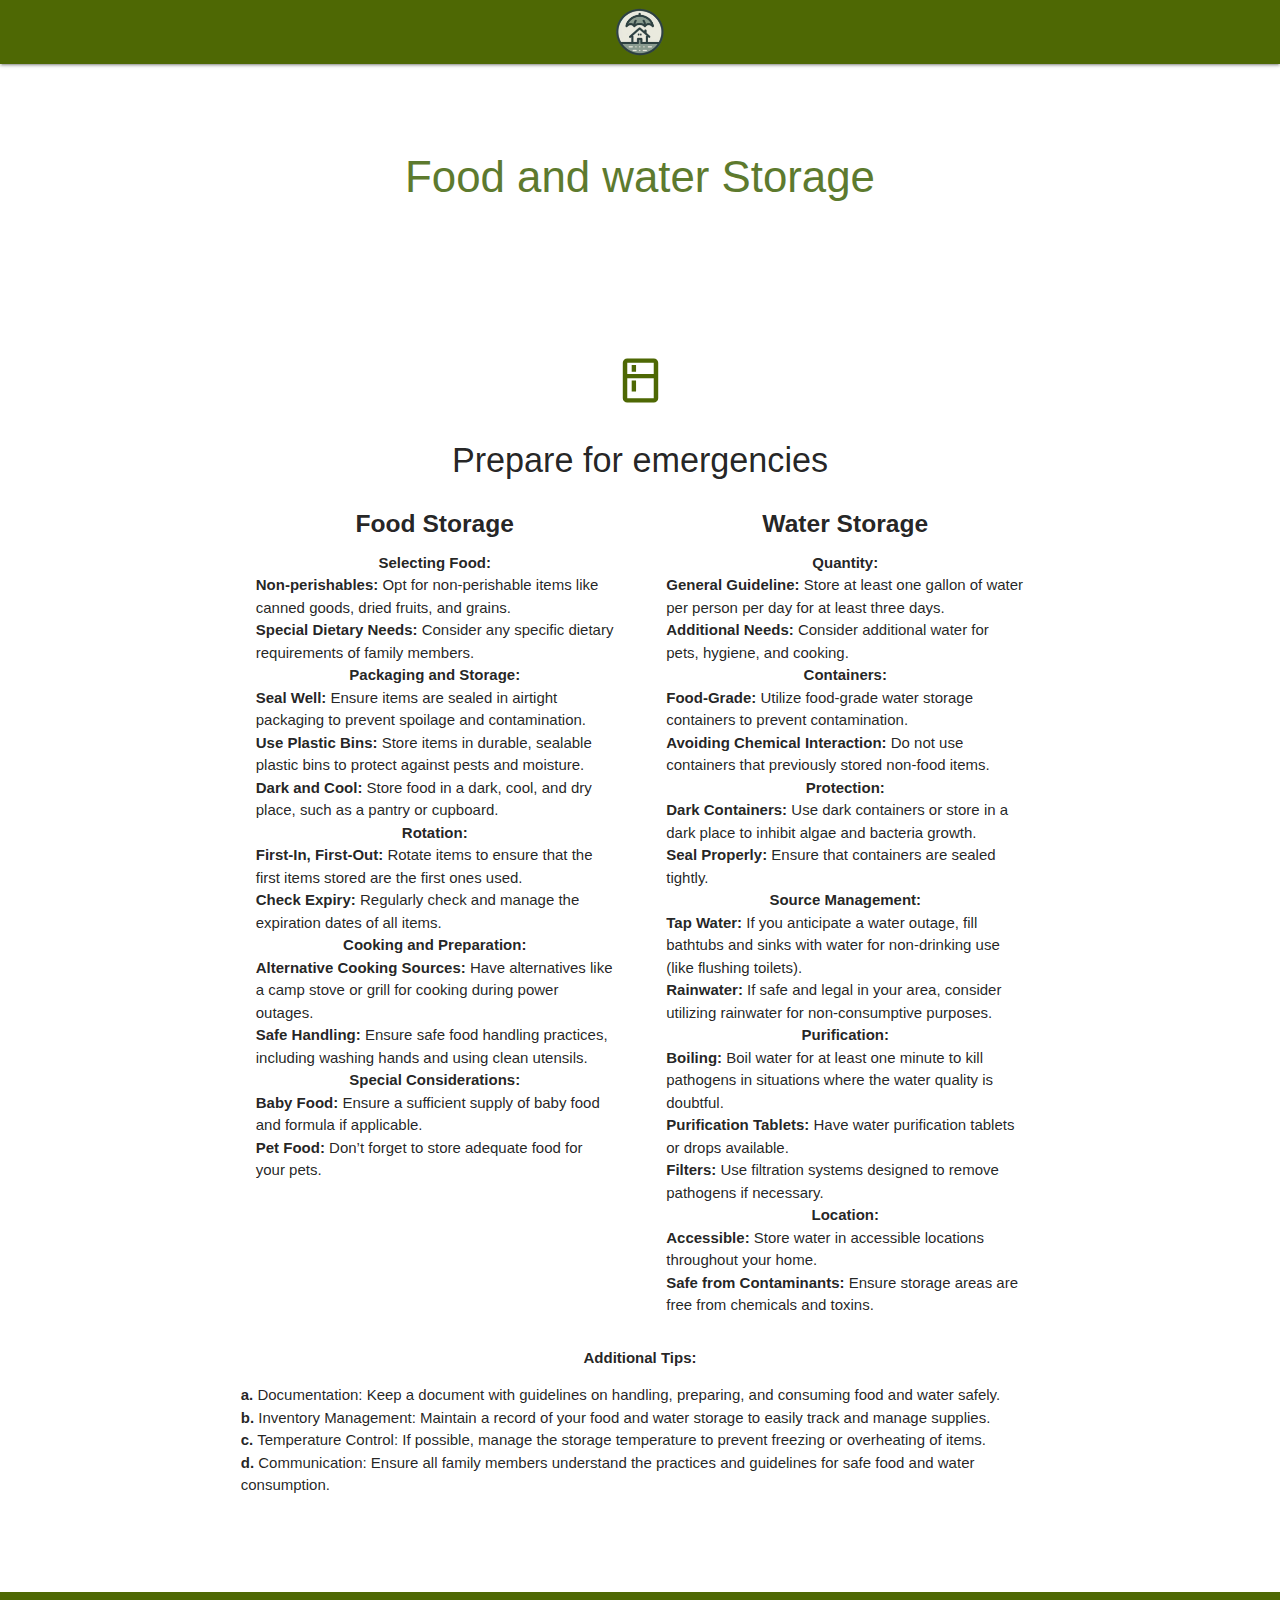
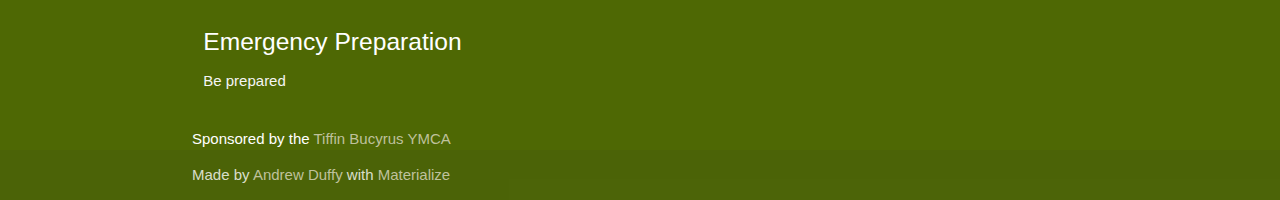
<file: Food-Water-Storage.html>
<!DOCTYPE html>
<html lang="en">

<head>
    <meta http-equiv="Content-Type" content="text/html; charset=UTF-8" />
    <meta name="viewport" content="width=device-width, initial-scale=1, maximum-scale=1.0" />
    <title>Food & Water Storage - Andrew Duffy</title>
    <link rel="icon" href="assets/Images/logo.png">

    <!-- CSS  -->
    <link href="https://fonts.googleapis.com/icon?family=Material+Icons" rel="stylesheet">
    <link href="css/materialize.css" type="text/css" rel="stylesheet" media="screen,projection" />
    <link href="css/style.css" type="text/css" rel="stylesheet" media="screen,projection" />
</head>

<body>
    <nav class="lighten-1" style="background-color: #4E6804ff !important;">
        <div class="col s12 m12 l12" style="height: 7px;"></div>
        <div class="container"><a id="logo-container" href="index.html" class="center brand-logo"><img
                    src="assets/Images/logo.png" style="height: 50px;"></a>
        </div>
    </nav>
    <div class="section no-pad-bot" id="index-banner">
        <div class="container">
            <br><br>
            <h3 class="header center" style="color: rgb(93, 122, 46);">Food and water Storage</h3>
            <div class="row center">
            </div>
            <div class="row center">
            </div>
            <br><br>

        </div>
    </div>


    <div class="container">
        <div class="section">

            <!--   Icon Section   -->
            <div class="row">
                <div class="col s12 m12">
                    <div class="icon-block">
                        <h2 class="center light-blue-text"><i class="material-icons"
                                style="color: #4E6804ff !important;">kitchen</i></h2>
                        <h4 class="center">Prepare for emergencies</h5>
                            <!-- Food and Water Storage Section -->
                            <div class="col s12 m12 l12">


                                <div class="col s12 m6 l6">
                                    <div class="icon-block">
                                        <h5 class="center" id="food_storage"><b>Food Storage</b></h5>
                                        <ul>
                                            <li class="center"><b>Selecting Food:</b></li>
                                            <ul>
                                                <li><b>Non-perishables:</b> Opt for non-perishable items like canned
                                                    goods, dried fruits, and grains.</li>
                                                <li><b>Special Dietary Needs:</b> Consider any specific dietary
                                                    requirements of family members.</li>
                                            </ul>
                                            <li class="center"><b>Packaging and Storage:</b></li>
                                            <ul>
                                                <li><b>Seal Well:</b> Ensure items are sealed in airtight packaging to
                                                    prevent spoilage and contamination.</li>
                                                <li><b>Use Plastic Bins:</b> Store items in durable, sealable plastic
                                                    bins to protect against pests and moisture.</li>
                                                <li><b>Dark and Cool:</b> Store food in a dark, cool, and dry place,
                                                    such as a pantry or cupboard.</li>
                                            </ul>
                                            <li class="center"><b>Rotation:</b></li>
                                            <ul>
                                                <li><b>First-In, First-Out:</b> Rotate items to ensure that the first
                                                    items stored are the first ones used.</li>
                                                <li><b>Check Expiry:</b> Regularly check and manage the expiration dates
                                                    of all items.</li>
                                            </ul>
                                            <li class="center"><b>Cooking and Preparation:</b></li>
                                            <ul>
                                                <li><b>Alternative Cooking Sources:</b> Have alternatives like a camp
                                                    stove or grill for cooking during power outages.</li>
                                                <li><b>Safe Handling:</b> Ensure safe food handling practices, including
                                                    washing hands and using clean utensils.</li>
                                            </ul>
                                            <li class="center"><b>Special Considerations:</b></li>
                                            <ul>
                                                <li><b>Baby Food:</b> Ensure a sufficient supply of baby food and
                                                    formula if applicable.</li>
                                                <li><b>Pet Food:</b> Don’t forget to store adequate food for your pets.
                                                </li>
                                            </ul>
                                        </ul>



                                    </div>
                                </div>

                                <div class="col s12 m6 l6">
                                    <div class="icon-block">
                                        <h5 class="center" id="water_storage"><b>Water Storage</b></h5>
                                        <ul>
                                            <li class="center"><b>Quantity:</b></li>
                                            <ul>
                                                <li><b>General Guideline:</b> Store at least one gallon of water per
                                                    person per day for at least three days.</li>
                                                <li><b>Additional Needs:</b> Consider additional water for pets,
                                                    hygiene, and cooking.</li>
                                            </ul>
                                            <li class="center"><b>Containers:</b></li>
                                            <ul>
                                                <li><b>Food-Grade:</b> Utilize food-grade water storage containers to
                                                    prevent contamination.</li>
                                                <li><b>Avoiding Chemical Interaction:</b> Do not use containers that
                                                    previously stored non-food items.</li>
                                            </ul>
                                            <li class="center"><b>Protection:</b></li>
                                            <ul>
                                                <li><b>Dark Containers:</b> Use dark containers or store in a dark place
                                                    to inhibit algae and bacteria growth.</li>
                                                <li><b>Seal Properly:</b> Ensure that containers are sealed tightly.
                                                </li>
                                            </ul>
                                            <li class="center"><b>Source Management:</b></li>
                                            <ul>
                                                <li><b>Tap Water:</b> If you anticipate a water outage, fill bathtubs
                                                    and sinks with water for non-drinking use (like flushing toilets).
                                                </li>
                                                <li><b>Rainwater:</b> If safe and legal in your area, consider utilizing
                                                    rainwater for non-consumptive purposes.</li>
                                            </ul>
                                            <li class="center"><b>Purification:</b></li>
                                            <ul>
                                                <li><b>Boiling:</b> Boil water for at least one minute to kill pathogens
                                                    in situations where the water quality is doubtful.</li>
                                                <li><b>Purification Tablets:</b> Have water purification tablets or
                                                    drops available.</li>
                                                <li><b>Filters:</b> Use filtration systems designed to remove pathogens
                                                    if necessary.</li>
                                            </ul>
                                            <li class="center"><b>Location:</b></li>
                                            <ul>
                                                <li><b>Accessible:</b> Store water in accessible locations throughout
                                                    your home.</li>
                                                <li><b>Safe from Contaminants:</b> Ensure storage areas are free from
                                                    chemicals and toxins.</li>
                                            </ul>
                                        </ul>


                                    </div>
                                </div>

                                <div class="col s12 m12 l12">
                                    <p class="center"><b>Additional Tips:</b></p>
                                    <ul>
                                        <li><b>a.</b> Documentation: Keep a document with guidelines on handling,
                                            preparing, and consuming food and water safely.</li>
                                        <li><b>b.</b> Inventory Management: Maintain a record of your food and water
                                            storage to easily track and manage supplies.</li>
                                        <li><b>c.</b> Temperature Control: If possible, manage the storage temperature
                                            to prevent freezing or overheating of items.</li>
                                        <li><b>d.</b> Communication: Ensure all family members understand the practices
                                            and guidelines for safe food and water consumption.</li>
                                    </ul>
                                </div>
                            </div>

                    </div>
                </div>

            </div>

        </div>
        <br><br>
    </div>



    <footer class="page-footer" style="background-color: #4E6804ff;">
        <div class="container">
            <div class="row">
                <div class="col l6 s12">
                    <h5 class="white-text">Emergency Preparation</h5>
                    <p class="grey-text text-lighten-4">Be prepared</p>


                </div>

            </div>
        </div>
        <div class="container">Sponsored by the <a class="text-lighten-3" style="color: #BFC19Cff;"
            href="https://www.bucyrustiffinymca.org/" target="_blank">Tiffin Bucyrus YMCA</a></div>
        <div class="footer-copyright">
            <div class="container">
                Made by <a class="text-lighten-3" href="https://github.com/AndrewDuffyJr" target="_blank"
                    style="color: #BFC19Cff;">Andrew Duffy</a> with <a class="text-lighten-3" style="color: #BFC19Cff;"
                    href="https://materializecss.com/" target="_blank">Materialize</a>
            </div>
        </div>
    </footer>


    <!--  Scripts-->
    <script src="https://code.jquery.com/jquery-2.1.1.min.js"></script>
    <script src="js/materialize.js"></script>
    <script src="js/init.js"></script>

</body>

</html>
</file>
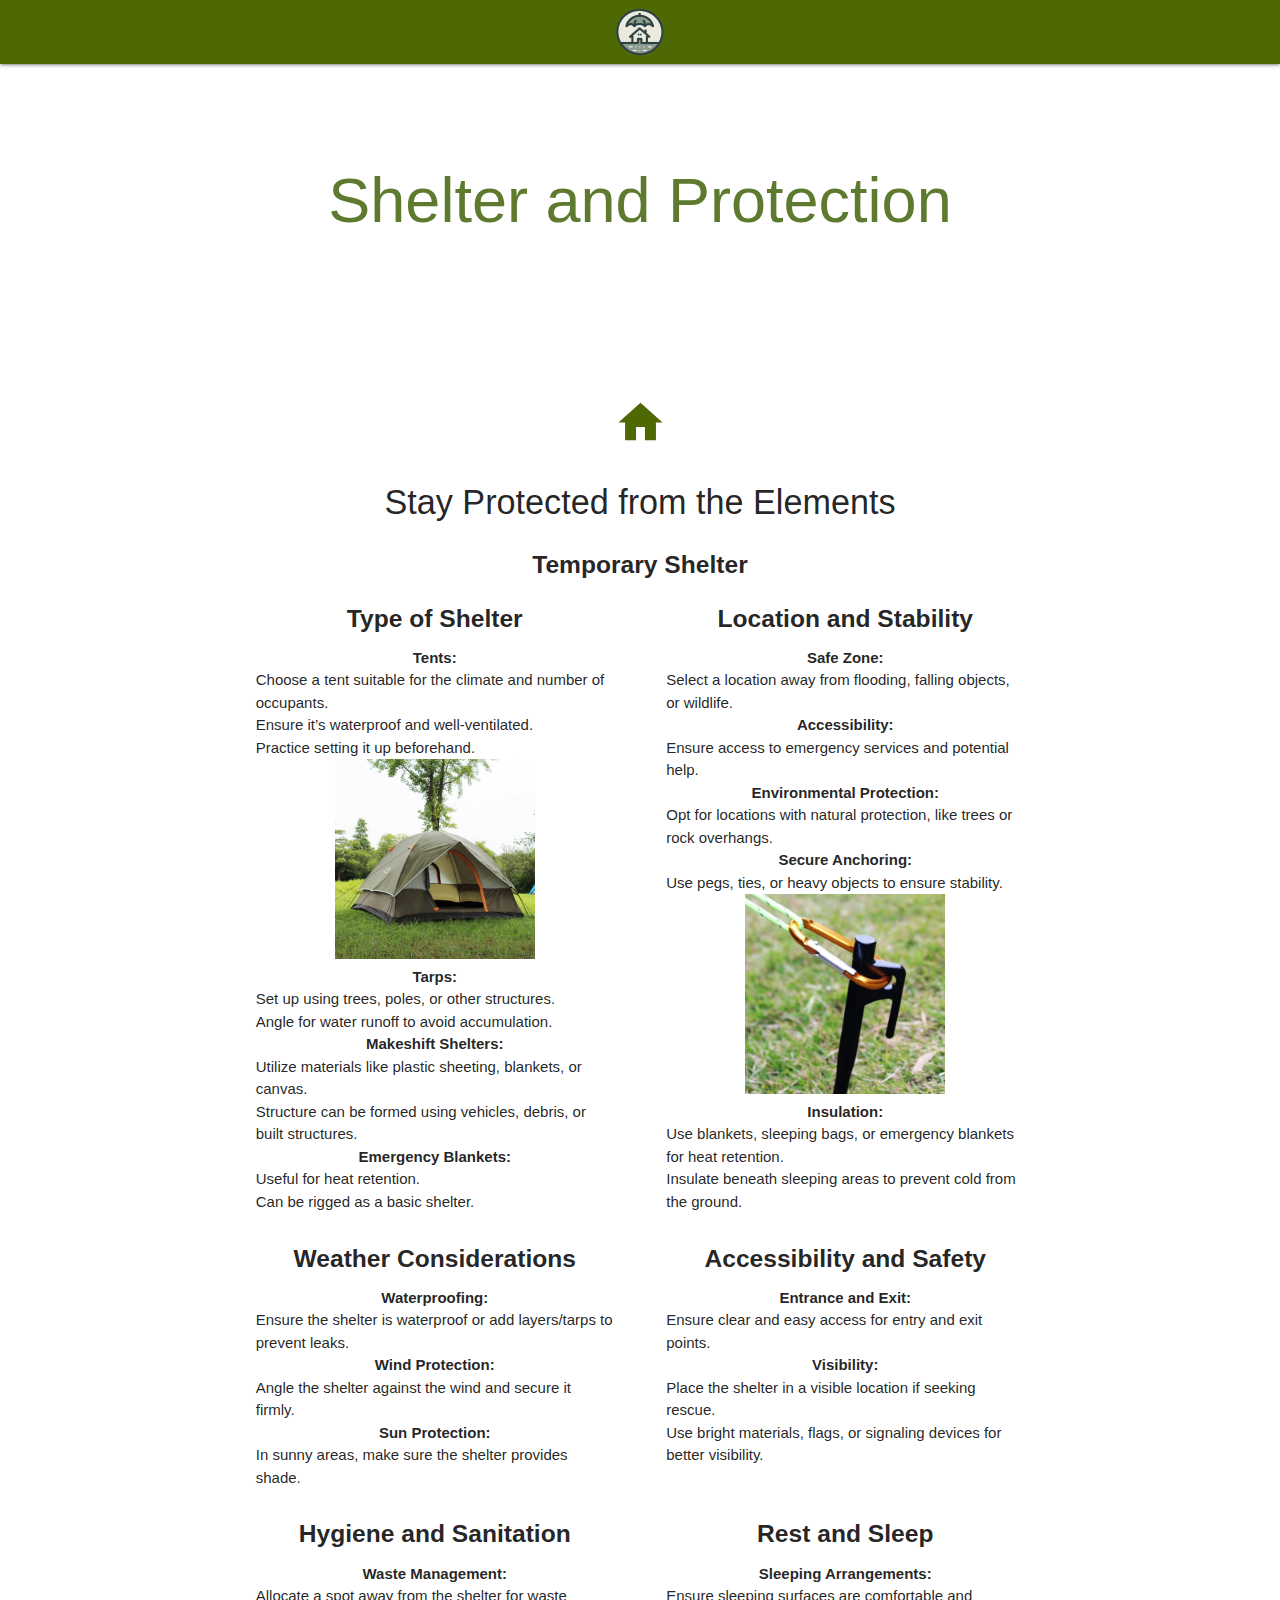
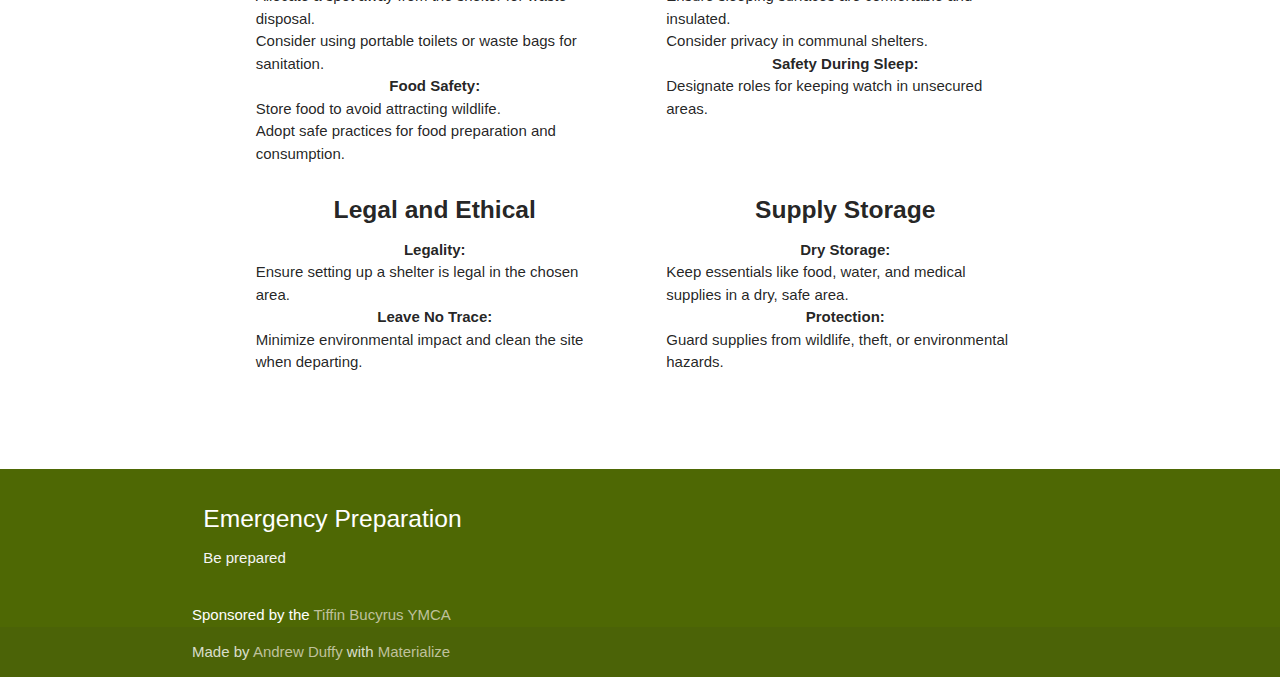
<file: Shelter-Protection.html>
<!DOCTYPE html>
<html lang="en">

<head>
    <meta http-equiv="Content-Type" content="text/html; charset=UTF-8" />
    <meta name="viewport" content="width=device-width, initial-scale=1, maximum-scale=1.0" />
    <title>Shelter & Protection - Andrew Duffy</title>
    <link rel="icon" href="assets/Images/logo.png">

    <!-- CSS  -->
    <link href="https://fonts.googleapis.com/icon?family=Material+Icons" rel="stylesheet">
    <link href="css/materialize.css" type="text/css" rel="stylesheet" media="screen,projection" />
    <link href="css/style.css" type="text/css" rel="stylesheet" media="screen,projection" />
</head>

<body>
    <nav class="lighten-1" style="background-color: #4E6804ff !important;">
        <div class="col s12 m12 l12" style="height: 7px;"></div>
        <div class="container"><a id="logo-container" href="index.html" class="center brand-logo"><img
                    src="assets/Images/logo.png" style="height: 50px;"></a>
        </div>
    </nav>
    <div class="section no-pad-bot" id="index-banner">
        <div class="container">
            <br><br>
            <h1 class="header center" style="color: rgb(93, 122, 46);">Shelter and Protection</h1>
            <div class="row center">
            </div>
            <div class="row center">
            </div>
            <br><br>

        </div>
    </div>


    <div class="container">
        <div class="section">

            <!--   Icon Section   -->
            <div class="row">
                <div class="col s12 m12">
                    <div class="icon-block">
                        <h2 class="center light-blue-text"><i class="material-icons"
                                style="color: #4E6804ff !important;">home</i></h2>
                        <h4 class="center">Stay Protected from the Elements</h5>
                            <!-- Food and Water Storage Section -->
                            <div class="col s12 m12 l12">
                                <div class="col s12 m12 l12">
                                    <h5 class="center" id="shelter"><b>Temporary Shelter</b></h5>
                                </div>

                                <div class="col s12 m6 l6">
                                    <div class="icon-block">
                                        <h5 class="center" id="type_of_shelter"><b>Type of Shelter</b></h5>
                                        <ul>
                                            <li class="center"><b>Tents:</b></li>

                                            <ul>
                                                <li>Choose a tent suitable for the climate and number of occupants.</li>
                                                <li>Ensure it’s waterproof and well-ventilated.</li>
                                                <li>Practice setting it up beforehand.</li>
                                            </ul>
                                            <div class="col s12 m12 l12 center"><img
                                                    src="assets/Images/Shelter-Protection/Tent.jpg"
                                                    style="height: 200px;">
                                            </div>
                                            <li class="center"><b>Tarps:</b></li>
                                            <ul>
                                                <li>Set up using trees, poles, or other structures.</li>
                                                <li>Angle for water runoff to avoid accumulation.</li>
                                            </ul>
                                            <li class="center"><b>Makeshift Shelters:</b></li>
                                            <ul>
                                                <li>Utilize materials like plastic sheeting, blankets, or canvas.</li>
                                                <li>Structure can be formed using vehicles, debris, or built structures.
                                                </li>
                                            </ul>
                                            <li class="center"><b>Emergency Blankets:</b></li>
                                            <ul>
                                                <li>Useful for heat retention.</li>
                                                <li>Can be rigged as a basic shelter.</li>
                                            </ul>
                                        </ul>
                                    </div>
                                </div>

                                <div class="col s12 m6 l6">
                                    <div class="icon-block">
                                        <h5 class="center" id="location_and_stability"><b>Location and Stability</b>
                                        </h5>
                                        <ul>
                                            <li class="center"><b>Safe Zone:</b></li>
                                            <ul>
                                                <li>Select a location away from flooding, falling objects, or wildlife.
                                                </li>
                                            </ul>
                                            <li class="center"><b>Accessibility:</b></li>
                                            <ul>
                                                <li>Ensure access to emergency services and potential help.</li>
                                            </ul>
                                            <li class="center"><b>Environmental Protection:</b></li>
                                            <ul>
                                                <li>Opt for locations with natural protection, like trees or rock
                                                    overhangs.</li>
                                            </ul>
                                            <li class="center"><b>Secure Anchoring:</b></li>
                                            <ul>
                                                <li>Use pegs, ties, or heavy objects to ensure stability.</li>
                                            </ul>
                                            <div class="col s12 m12 l12 center"><img
                                                    src="assets/Images/Shelter-Protection/Tent-Stake.jpg"
                                                    style="height: 200px;">
                                            </div>
                                            <li class="center"><b>Insulation:</b></li>
                                            <ul>
                                                <li>Use blankets, sleeping bags, or emergency blankets for heat
                                                    retention.</li>
                                                <li>Insulate beneath sleeping areas to prevent cold from the ground.
                                                </li>
                                            </ul>
                                        </ul>
                                    </div>
                                </div>
                            </div>
                            <!-- Weather Considerations Section -->
                            <div class="col s12 m12 l12">
                                <div class="col s12 m6 l6">
                                    <div class="icon-block">
                                        <h5 class="center" id="weather_considerations"><b>Weather Considerations</b>
                                        </h5>
                                        <ul>
                                            <li class="center"><b>Waterproofing:</b></li>
                                            <ul>
                                                <li>Ensure the shelter is waterproof or add layers/tarps to prevent
                                                    leaks.</li>
                                            </ul>
                                            <li class="center"><b>Wind Protection:</b></li>
                                            <ul>
                                                <li>Angle the shelter against the wind and secure it firmly.</li>
                                            </ul>
                                            <li class="center"><b>Sun Protection:</b></li>
                                            <ul>
                                                <li>In sunny areas, make sure the shelter provides shade.</li>
                                            </ul>
                                        </ul>
                                    </div>
                                </div>

                                <!-- Accessibility and Safety Section -->
                                <div class="col s12 m6 l6">
                                    <div class="icon-block">
                                        <h5 class="center" id="accessibility_and_safety"><b>Accessibility and
                                                Safety</b></h5>
                                        <ul>
                                            <li class="center"><b>Entrance and Exit:</b></li>
                                            <ul>
                                                <li>Ensure clear and easy access for entry and exit points.</li>
                                            </ul>
                                            <li class="center"><b>Visibility:</b></li>
                                            <ul>
                                                <li>Place the shelter in a visible location if seeking rescue.</li>
                                                <li>Use bright materials, flags, or signaling devices for better
                                                    visibility.</li>
                                            </ul>
                                        </ul>
                                    </div>
                                </div>
                            </div>

                            <!-- Hygiene and Sanitation Section -->
                            <div class="col s12 m12 l12">
                                <div class="col s12 m6 l6">
                                    <div class="icon-block">
                                        <h5 class="center" id="hygiene_and_sanitation"><b>Hygiene and Sanitation</b>
                                        </h5>
                                        <ul>
                                            <li class="center"><b>Waste Management:</b></li>
                                            <ul>
                                                <li>Allocate a spot away from the shelter for waste disposal.</li>
                                                <li>Consider using portable toilets or waste bags for sanitation.
                                                </li>
                                            </ul>
                                            <li class="center"><b>Food Safety:</b></li>
                                            <ul>
                                                <li>Store food to avoid attracting wildlife.</li>
                                                <li>Adopt safe practices for food preparation and consumption.</li>
                                            </ul>
                                        </ul>
                                    </div>
                                </div>

                                <!-- Rest and Sleep Section -->
                                <div class="col s12 m6 l6">
                                    <div class="icon-block">
                                        <h5 class="center" id="rest_and_sleep"><b>Rest and Sleep</b></h5>
                                        <ul>
                                            <li class="center"><b>Sleeping Arrangements:</b></li>
                                            <ul>
                                                <li>Ensure sleeping surfaces are comfortable and insulated.</li>
                                                <li>Consider privacy in communal shelters.</li>
                                            </ul>
                                            <li class="center"><b>Safety During Sleep:</b></li>
                                            <ul>
                                                <li>Designate roles for keeping watch in unsecured areas.</li>
                                            </ul>
                                        </ul>
                                    </div>
                                </div>
                            </div>

                            <!-- Legal and Ethical Section -->
                            <div class="col s12 m12 l12">
                                <div class="col s12 m6 l6">
                                    <div class="icon-block">
                                        <h5 class="center" id="legal_and_ethical"><b>Legal and Ethical</b></h5>
                                        <ul>
                                            <li class="center"><b>Legality:</b></li>
                                            <ul>
                                                <li>Ensure setting up a shelter is legal in the chosen area.</li>
                                            </ul>
                                            <li class="center"><b>Leave No Trace:</b></li>
                                            <ul>
                                                <li>Minimize environmental impact and clean the site when departing.
                                                </li>
                                            </ul>
                                        </ul>
                                    </div>
                                </div>

                                <!-- Supply Storage Section -->
                                <div class="col s12 m6 l6">
                                    <div class="icon-block">
                                        <h5 class="center" id="supply_storage"><b>Supply Storage</b></h5>
                                        <ul>
                                            <li class="center"><b>Dry Storage:</b></li>
                                            <ul>
                                                <li>Keep essentials like food, water, and medical supplies in a dry,
                                                    safe area.</li>
                                            </ul>
                                            <li class="center"><b>Protection:</b></li>
                                            <ul>
                                                <li>Guard supplies from wildlife, theft, or environmental hazards.
                                                </li>
                                            </ul>
                                        </ul>
                                    </div>
                                </div>

                            </div>
                    </div>


                </div>
            </div>

        </div>

    </div>
    <br><br>
    </div>

    <footer class="page-footer" style="background-color: #4E6804ff;">
        <div class="container">
            <div class="row">
                <div class="col l6 s12">
                    <h5 class="white-text">Emergency Preparation</h5>
                    <p class="grey-text text-lighten-4">Be prepared</p>


                </div>

            </div>
        </div>
        <div class="container">Sponsored by the <a class="text-lighten-3" style="color: #BFC19Cff;"
            href="https://www.bucyrustiffinymca.org/" target="_blank">Tiffin Bucyrus YMCA</a></div>
        <div class="footer-copyright">
            <div class="container">
                Made by <a class="text-lighten-3" href="https://github.com/AndrewDuffyJr" target="_blank"
                    style="color: #BFC19Cff;">Andrew Duffy</a> with <a class="text-lighten-3" style="color: #BFC19Cff;"
                    href="https://materializecss.com/" target="_blank">Materialize</a>
            </div>
        </div>
    </footer>


    <!--  Scripts-->
    <script src="https://code.jquery.com/jquery-2.1.1.min.js"></script>
    <script src="js/materialize.js"></script>
    <script src="js/init.js"></script>

</body>

</html>
</file>
<file: main.css>
root {
    --dark-moss-green: #4E6804ff;
    --mindaro: #C3F179ff;
    --sage: #BFC19Cff;
}

.box-link {
    display: block;
    color: inherit;
    text-decoration: none;
    transition: transform 0.3s ease, background-color 0.3s ease;
    /* Smooth transition for hover effects */
}

.card-panel {
    height: 200px;
    display: flex;
    background-color: var(--sage);
    flex-direction: column;
    justify-content: center;
    transition: transform 0.3s ease, background-color 0.3s ease;
    /* Smooth transition for hover effects */
}

.card-panel:hover {
    background-color: var(--sage);
    transform: scale(1.05);
    /* Scale the box up by 5% on hover */
    /* Change the background color on hover */
}

@media (max-width: 600px) {
    .card-panel {
        height: 150px;
    }
}
</file>
<file: css/style.css>
/* Custom Stylesheet */
/**
 * Use this file to override Materialize files so you can update
 * the core Materialize files in the future
 *
 * Made By MaterializeCSS.com
 */

.icon-block {
  padding: 0 15px;
}
.icon-block .material-icons {
	font-size: inherit;
}
</file>
